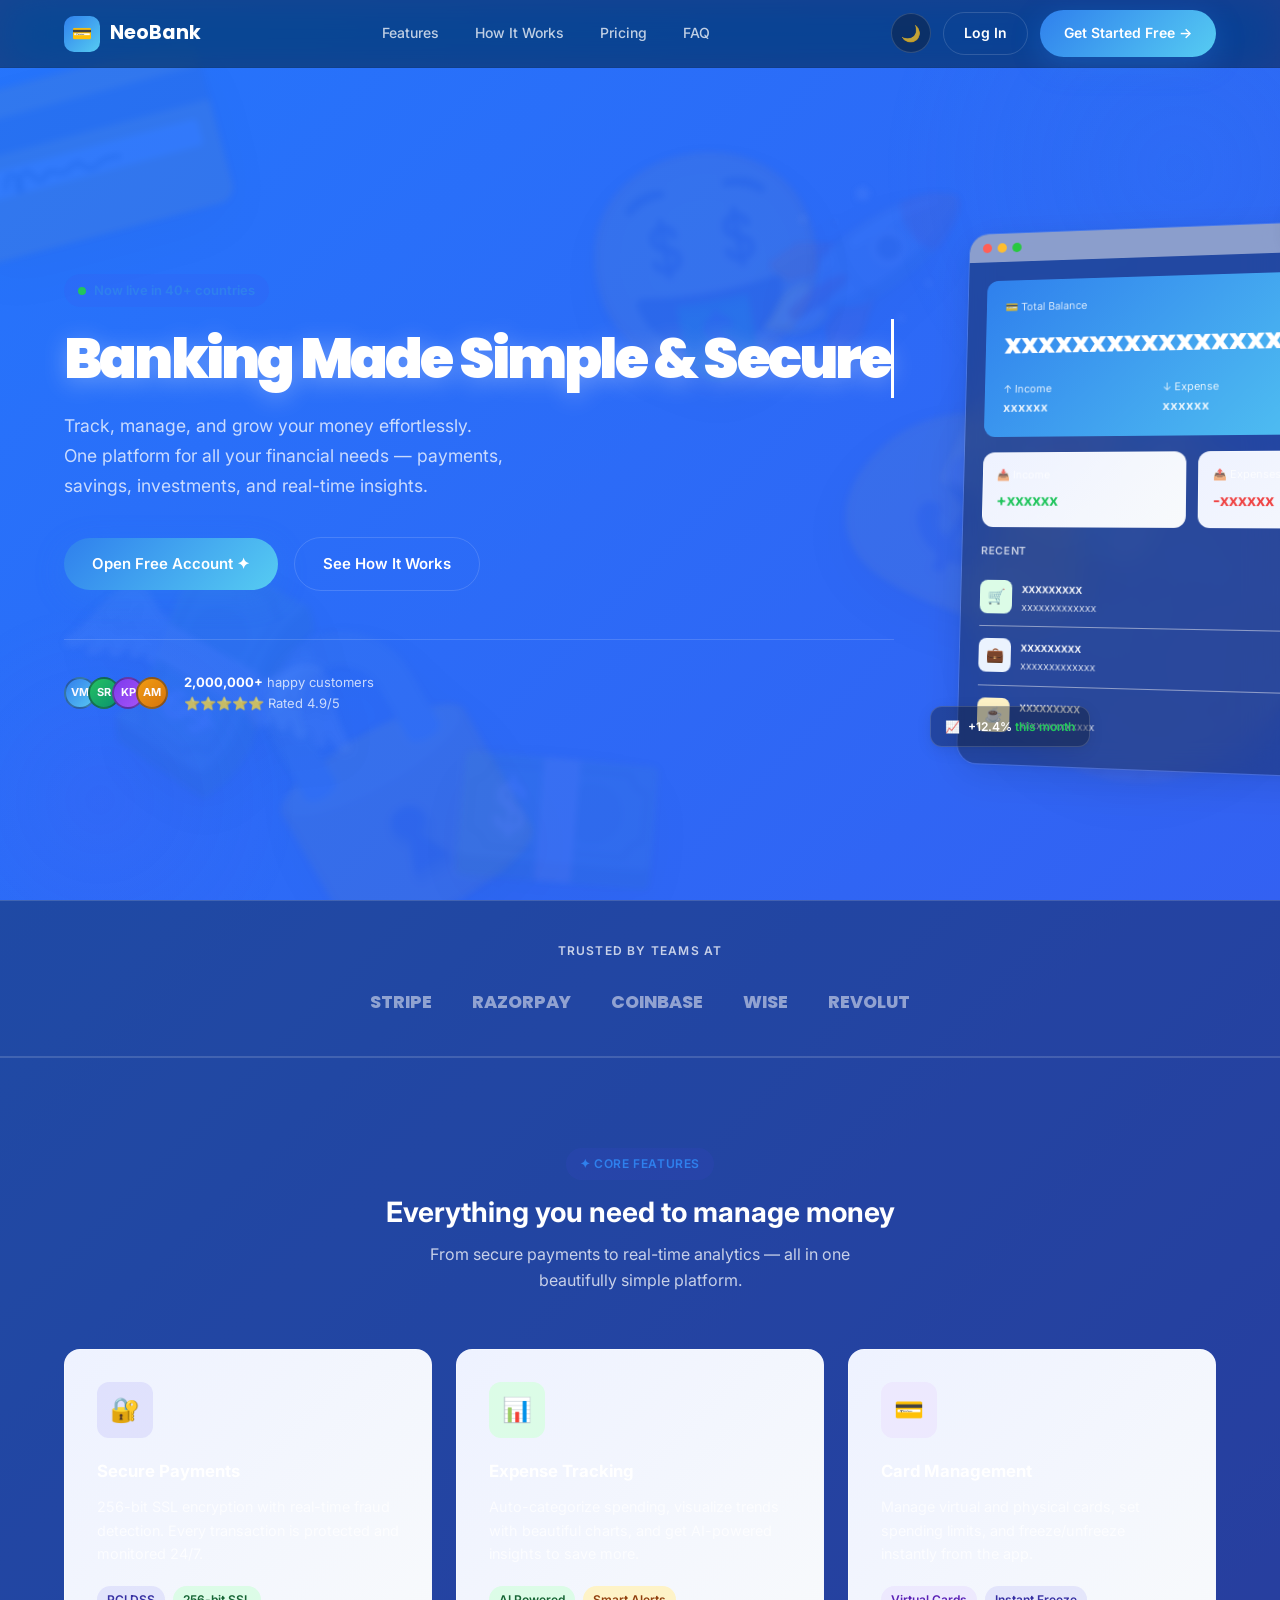
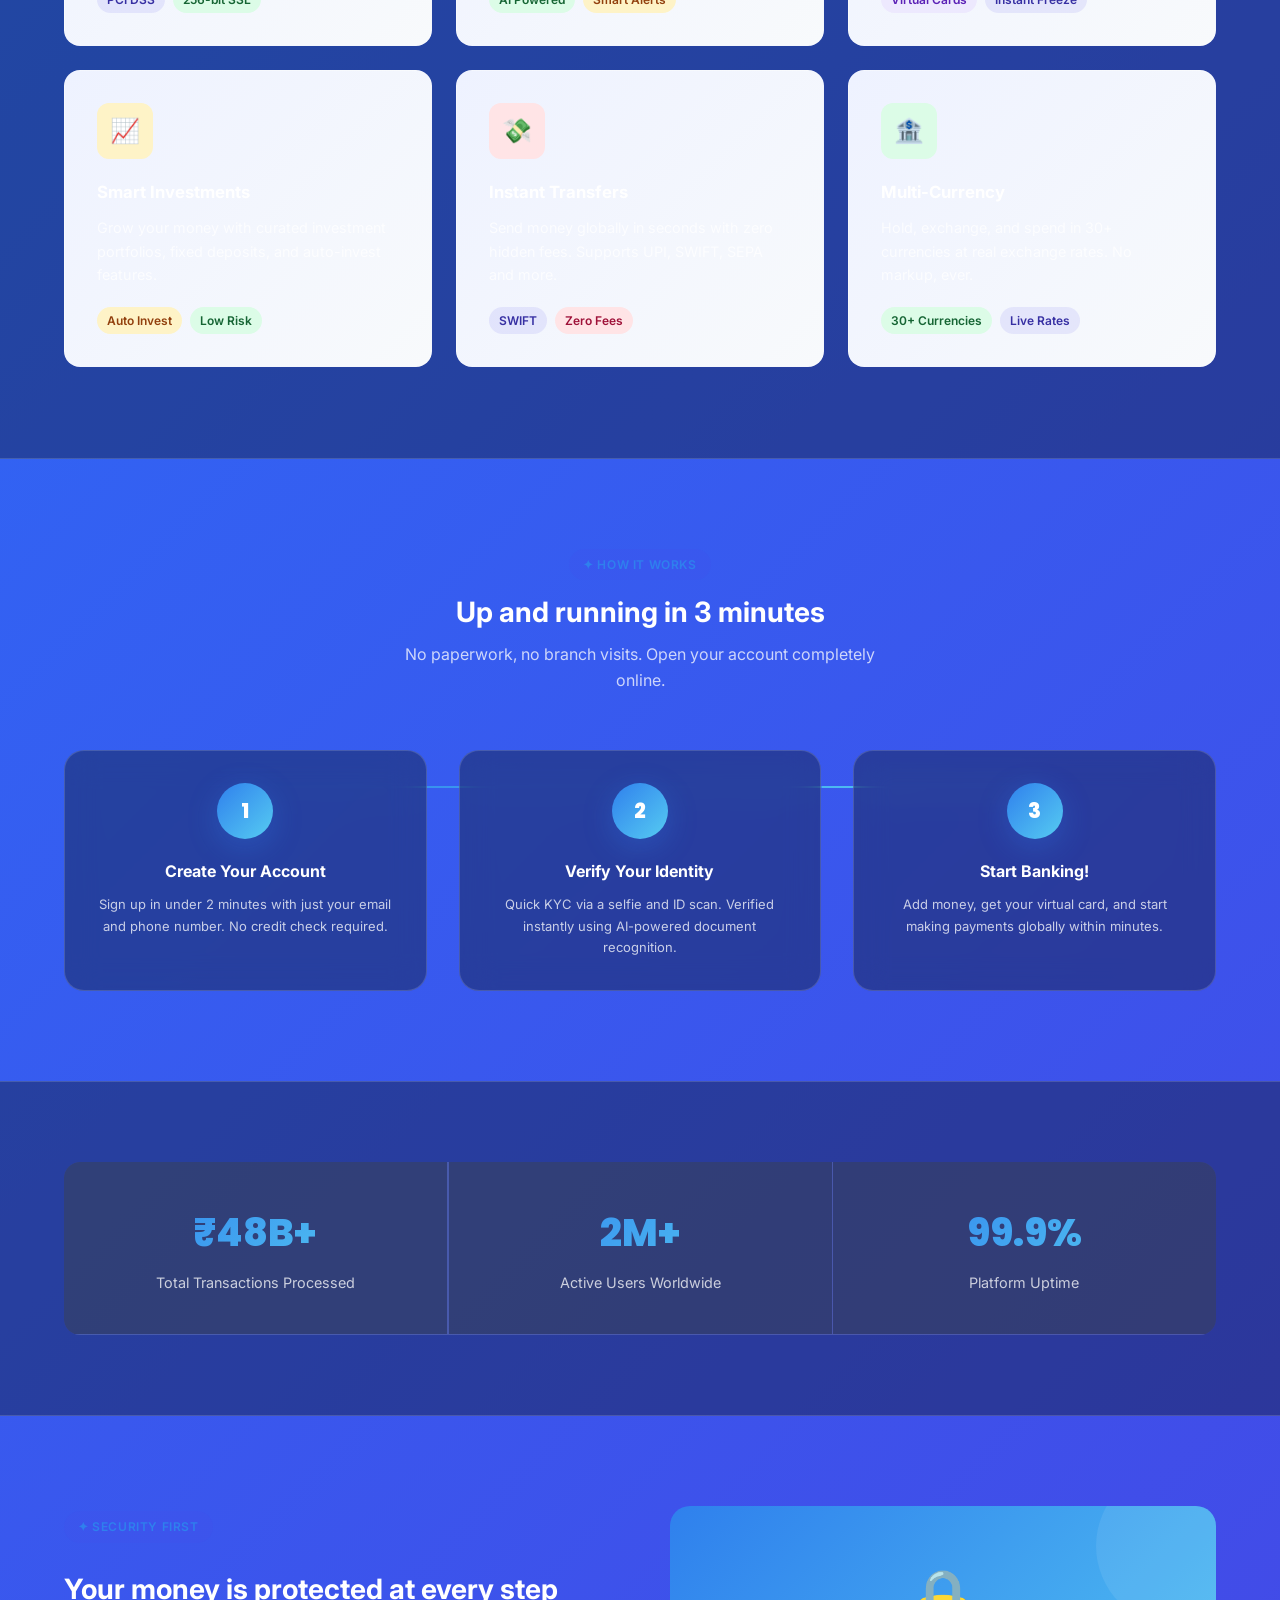
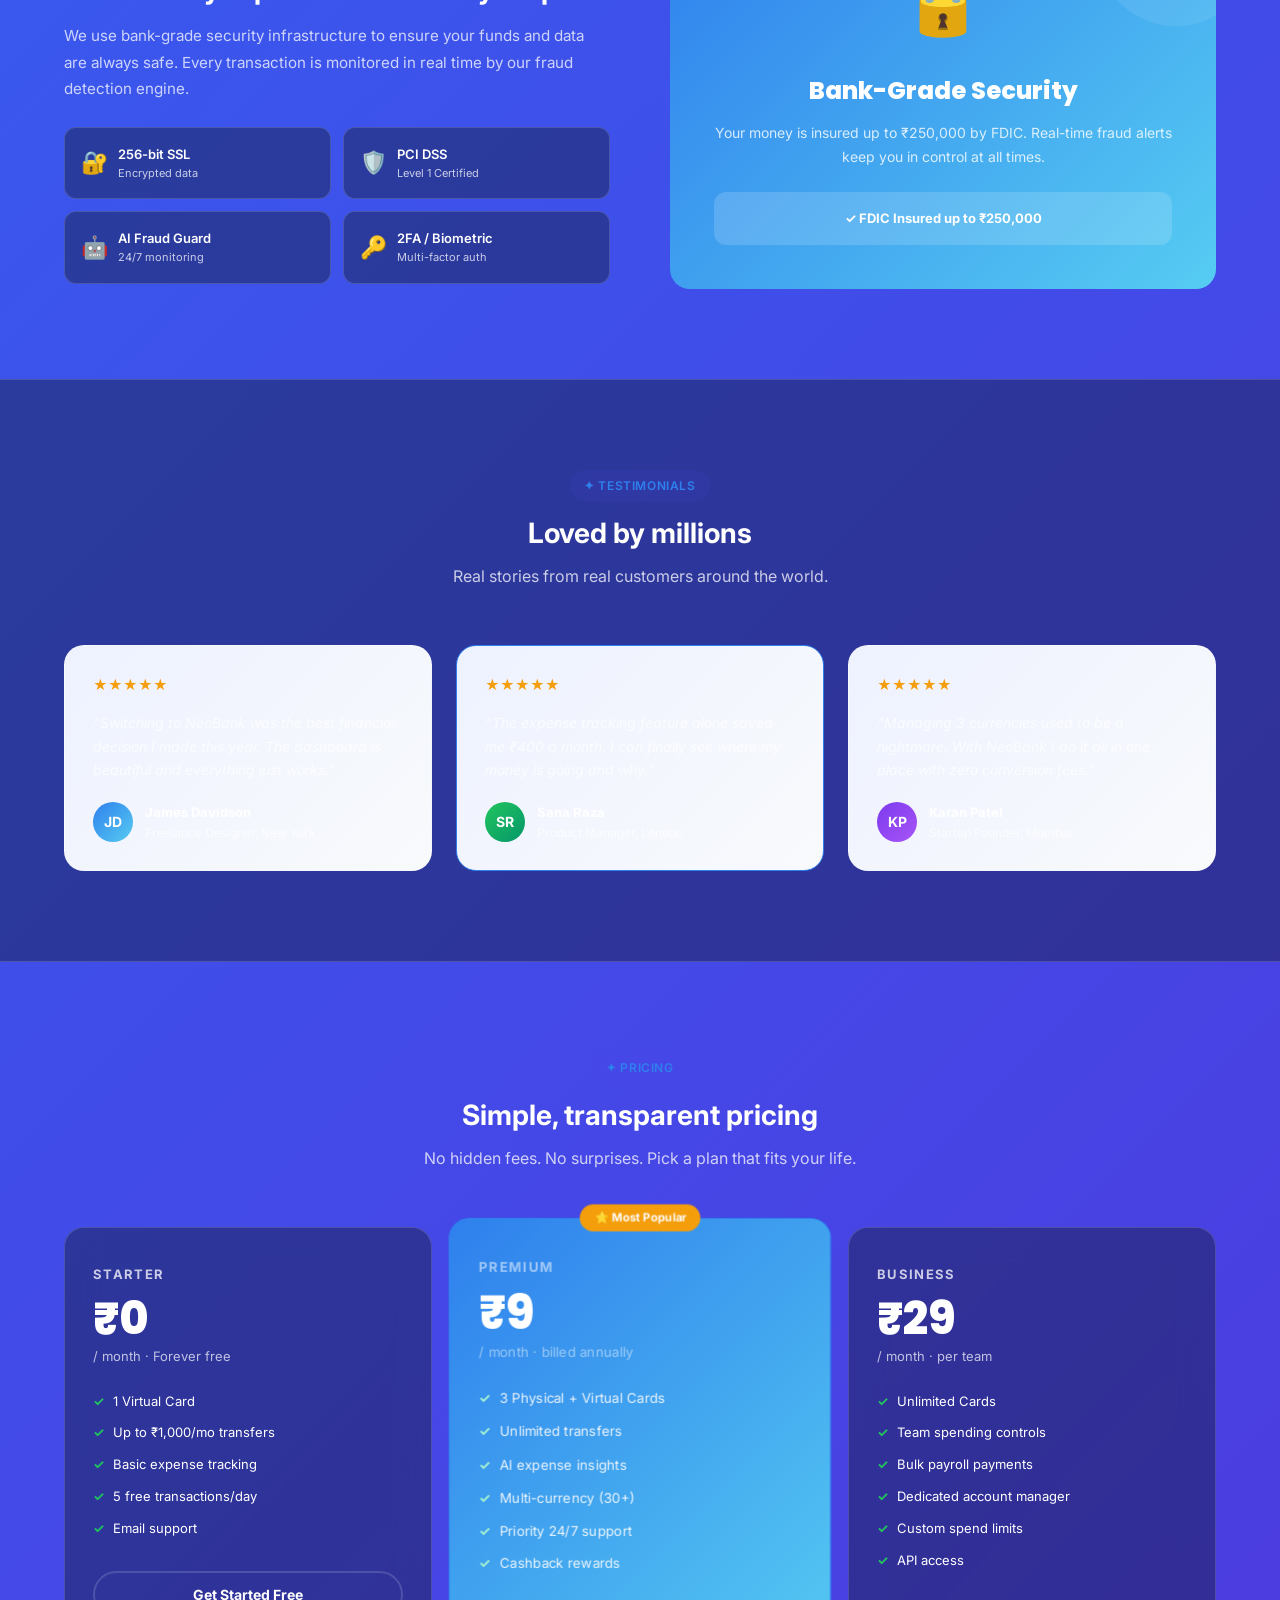
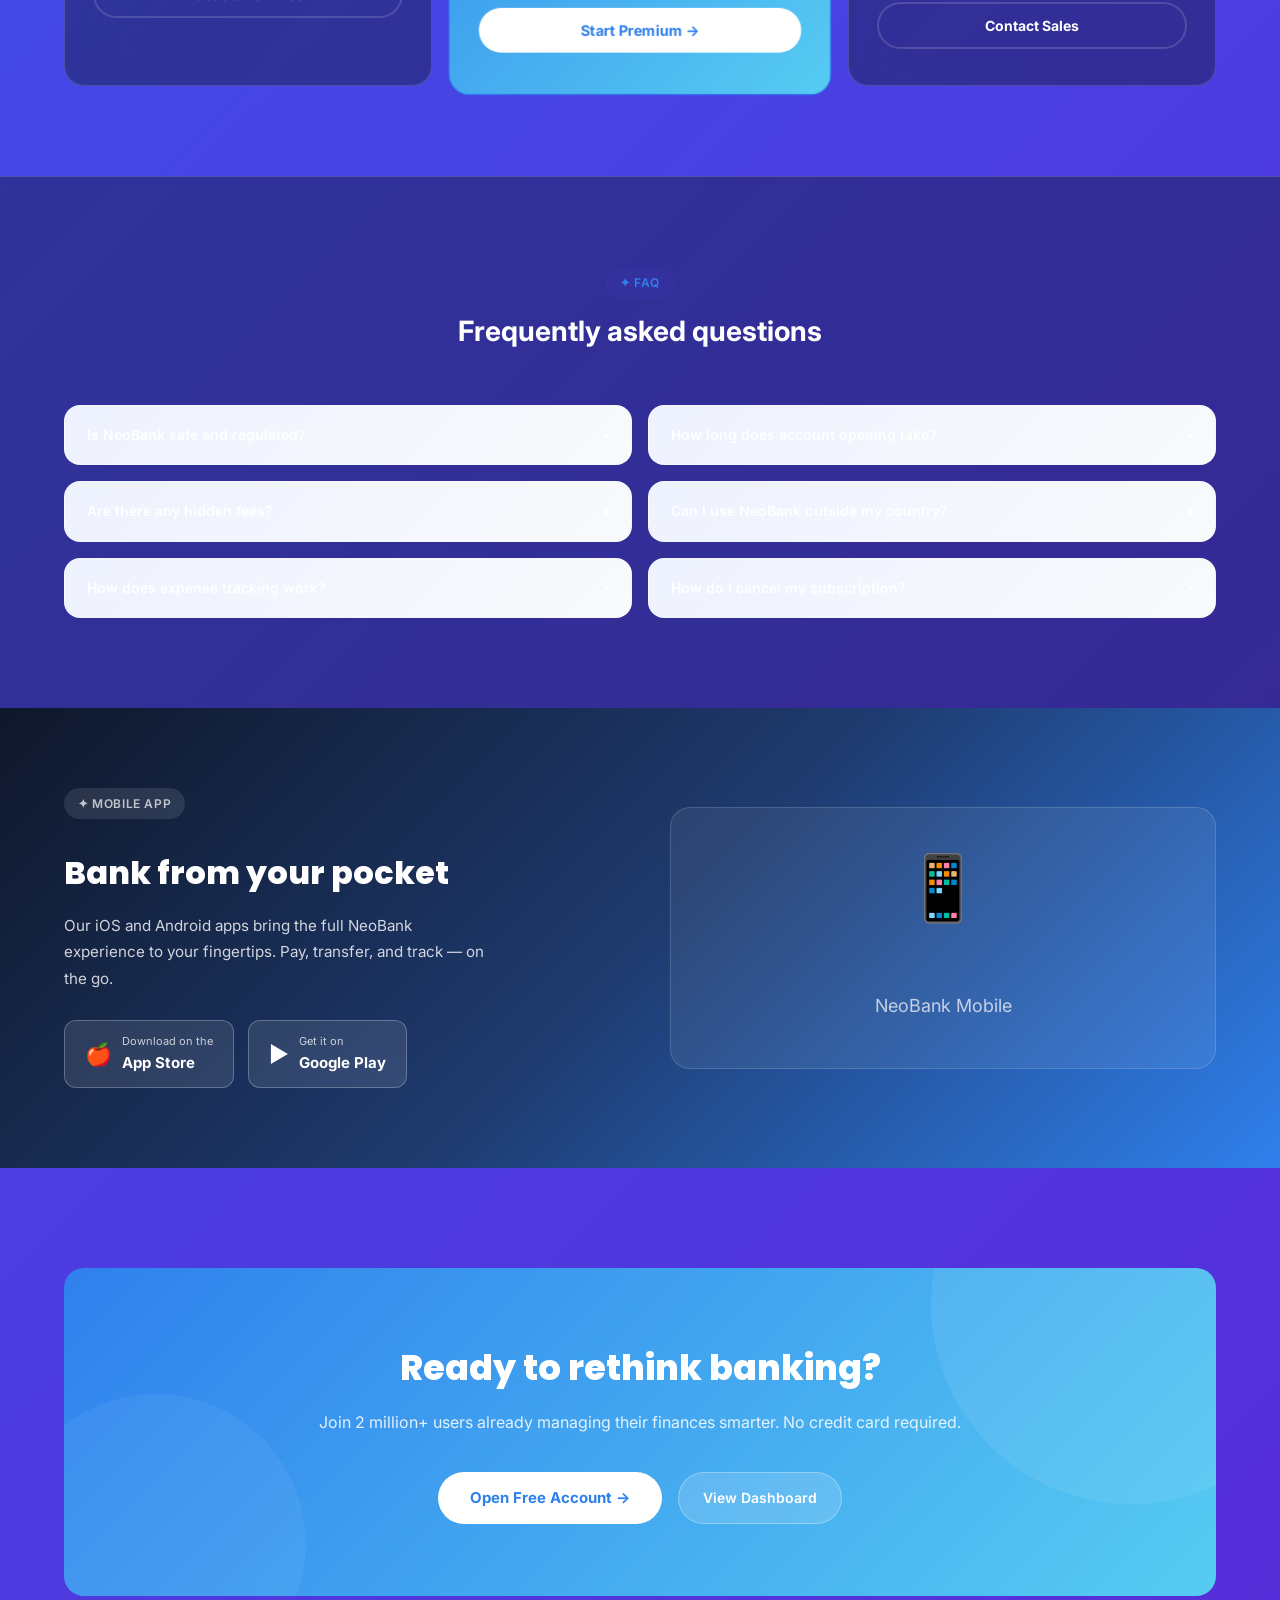
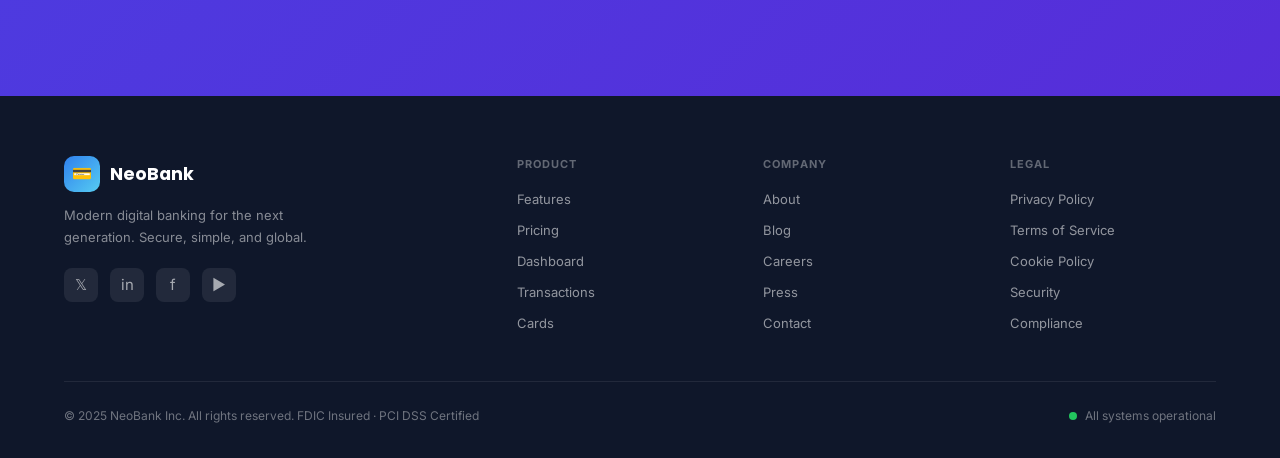
<file: index.html>
<!DOCTYPE html>
<html lang="en" data-theme="light">
<head>
  <meta charset="UTF-8"/>
  <meta name="viewport" content="width=device-width, initial-scale=1.0"/>
  <title>NeoBank – Banking Made Simple & Secure</title>
  <meta name="description" content="NeoBank is your modern digital banking platform. Track, manage, and grow your money effortlessly with bank-grade security."/>
  <link rel="stylesheet" href="style.css"/>
  <style>
    /* ===== LANDING-SPECIFIC EXTRAS ===== */

    /* How It Works */
    .how-section { padding: 90px 0; }
    .steps-grid {
      display: grid; grid-template-columns: repeat(3,1fr); gap: 32px;
      position: relative;
    }
    .steps-grid::before {
      content:''; position:absolute; top:36px; left:15%; right:15%;
      height:2px; background: linear-gradient(90deg,var(--primary),var(--purple));
      z-index:0;
    }
    .step-card {
      background:var(--bg-card); border:1.5px solid var(--border);
      border-radius:var(--radius-xl); padding:32px 28px; text-align:center;
      position:relative; z-index:1; transition:var(--transition);
    }
    .step-card:hover { transform:translateY(-6px); box-shadow:var(--shadow-lg); border-color:var(--primary); }
    .step-num {
      width:56px; height:56px; border-radius:50%;
      background:var(--gradient); color:#fff;
      font-family:'Poppins',sans-serif; font-size:1.3rem; font-weight:800;
      display:flex; align-items:center; justify-content:center;
      margin:0 auto 20px; box-shadow:var(--shadow-blue);
    }
    .step-title { font-size:1rem; font-weight:700; margin-bottom:10px; }
    .step-desc  { font-size:13px; color:var(--text-muted); line-height:1.65; }

    /* Testimonials */
    .testimonials { padding:90px 0; background:var(--bg-card); border-top:1px solid var(--border); border-bottom:1px solid var(--border); }
    .testi-grid { display:grid; grid-template-columns:repeat(3,1fr); gap:24px; }
    .testi-card {
      background:var(--bg); border:1.5px solid var(--border); border-radius:var(--radius-xl);
      padding:28px; transition:var(--transition);
    }
    .testi-card:hover { transform:translateY(-4px); box-shadow:var(--shadow-md); border-color:var(--primary); }
    .testi-stars { color:#F59E0B; font-size:14px; margin-bottom:14px; }
    .testi-quote { font-size:14px; line-height:1.7; color:var(--text-muted); margin-bottom:20px; font-style:italic; }
    .testi-author { display:flex; align-items:center; gap:12px; }
    .testi-name  { font-size:13px; font-weight:700; }
    .testi-role  { font-size:12px; color:var(--text-muted); }

    /* Pricing */
    .pricing-section { padding:90px 0; }
    .pricing-grid { display:grid; grid-template-columns:repeat(3,1fr); gap:24px; margin-top:48px; }
    .pricing-card {
      background:var(--bg-card); border:1.5px solid var(--border);
      border-radius:var(--radius-xl); padding:36px 28px;
      transition:var(--transition); position:relative;
    }
    .pricing-card:hover { transform:translateY(-4px); box-shadow:var(--shadow-lg); }
    .pricing-card.popular {
      border-color:var(--primary); background:var(--gradient);
      color:#fff; transform:scale(1.04);
    }
    .pricing-card.popular:hover { transform:scale(1.06) translateY(-4px); }
    .popular-tag {
      position:absolute; top:-14px; left:50%; transform:translateX(-50%);
      background:#F59E0B; color:#fff; font-size:11px; font-weight:700;
      padding:4px 14px; border-radius:99px; white-space:nowrap;
    }
    .plan-name  { font-size:13px; font-weight:700; text-transform:uppercase; letter-spacing:.1em; opacity:.75; margin-bottom:12px; }
    .plan-price {
      font-family:'Poppins',sans-serif; font-size:2.8rem; font-weight:800;
      line-height:1; margin-bottom:4px;
    }
    .plan-period { font-size:13px; opacity:.7; margin-bottom:24px; }
    .plan-features { list-style:none; margin-bottom:32px; display:flex; flex-direction:column; gap:11px; }
    .plan-features li { font-size:13px; display:flex; align-items:center; gap:9px; }
    .plan-features li::before { content:'✓'; font-weight:700; color:var(--green); }
    .pricing-card.popular .plan-features li::before { color:#A7F3D0; }
    .pricing-card.popular .plan-features li { color:rgba(255,255,255,.9); }
    .plan-btn { width:100%; padding:13px; border-radius:var(--radius-full); font-size:14px; font-weight:700; transition:var(--transition); }
    .plan-btn-outline { border:2px solid var(--border); color:var(--text); background:transparent; }
    .plan-btn-outline:hover { border-color:var(--primary); color:var(--primary); background:var(--primary-light); }
    .plan-btn-white { background:#fff; color:var(--primary); border:none; }
    .plan-btn-white:hover { background:#f0f7ff; transform:translateY(-1px); }

    /* FAQ */
    .faq-section { padding:90px 0; background:var(--bg-card); border-top:1px solid var(--border); }
    .faq-grid { display:grid; grid-template-columns:1fr 1fr; gap:16px; margin-top:48px; }
    .faq-item {
      background:var(--bg); border:1.5px solid var(--border);
      border-radius:var(--radius-lg); overflow:hidden; transition:var(--transition);
    }
    .faq-item:hover { border-color:var(--primary); }
    .faq-question {
      padding:18px 22px; font-size:14px; font-weight:600;
      display:flex; justify-content:space-between; align-items:center;
      cursor:pointer; user-select:none;
    }
    .faq-arrow { transition:transform .3s; font-size:12px; color:var(--text-muted); }
    .faq-answer { padding:0 22px; font-size:13px; color:var(--text-muted); line-height:1.7; max-height:0; overflow:hidden; transition:max-height .35s ease, padding .35s ease; }
    .faq-item.open .faq-answer { max-height:200px; padding:0 22px 18px; }
    .faq-item.open .faq-arrow { transform:rotate(180deg); color:var(--primary); }
    .faq-item.open .faq-question { color:var(--primary); }
    .faq-item.open { border-color:var(--primary); background:var(--primary-light); }

    /* Security section */
    .security-section { padding:90px 0; }
    .security-grid { display:grid; grid-template-columns:1fr 1fr; gap:60px; align-items:center; }
    .security-badges { display:grid; grid-template-columns:1fr 1fr; gap:12px; margin-top:24px; }
    .sec-badge {
      background:var(--bg-card); border:1.5px solid var(--border);
      border-radius:var(--radius-md); padding:16px; display:flex;
      align-items:center; gap:10px; transition:var(--transition);
    }
    .sec-badge:hover { border-color:var(--primary); box-shadow:var(--shadow-md); }
    .sec-badge-icon { font-size:22px; }
    .sec-badge-text { font-size:13px; font-weight:600; }
    .sec-badge-sub  { font-size:11px; color:var(--text-muted); }

    /* App download banner */
    .app-section {
      padding:80px 0;
      background:linear-gradient(135deg,#0F172A 0%,#1e3a6e 50%,#2F80ED 100%);
      color:#fff;
    }
    .app-inner { display:grid; grid-template-columns:1fr 1fr; gap:60px; align-items:center; }
    .app-store-btns { display:flex; gap:14px; margin-top:28px; flex-wrap:wrap; }
    .app-store-btn {
      display:flex; align-items:center; gap:10px;
      background:rgba(255,255,255,.1); border:1.5px solid rgba(255,255,255,.25);
      border-radius:var(--radius-md); padding:12px 20px;
      color:#fff; transition:var(--transition); cursor:pointer;
    }
    .app-store-btn:hover { background:rgba(255,255,255,.2); transform:translateY(-2px); }
    .app-store-btn-icon { font-size:22px; }
    .app-store-btn-text { font-size:11px; opacity:.75; }
    .app-store-btn-name { font-size:15px; font-weight:700; display:block; }
    .app-phone-mock {
      background:rgba(255,255,255,.07); border:1px solid rgba(255,255,255,.15);
      border-radius:var(--radius-xl); padding:28px; text-align:center;
      font-size:64px;
    }

    /* Footer */
    .footer {
      background:var(--bg-sidebar); padding:60px 0 32px;
    }
    .footer-grid { display:grid; grid-template-columns:2fr 1fr 1fr 1fr; gap:40px; margin-bottom:48px; }
    .footer-brand-desc { font-size:13px; color:rgba(255,255,255,.5); line-height:1.7; margin-top:12px; max-width:260px; }
    .footer-col-title { font-size:11px; text-transform:uppercase; letter-spacing:.1em; color:rgba(255,255,255,.35); font-weight:700; margin-bottom:16px; }
    .footer-links { display:flex; flex-direction:column; gap:10px; }
    .footer-link { font-size:13px; color:rgba(255,255,255,.55); transition:var(--transition); }
    .footer-link:hover { color:#fff; }
    .footer-bottom {
      display:flex; justify-content:space-between; align-items:center;
      padding-top:24px; border-top:1px solid rgba(255,255,255,.08);
      font-size:12px; color:rgba(255,255,255,.4); flex-wrap:wrap; gap:12px;
    }
    .footer-socials { display:flex; gap:12px; }
    .social-btn {
      width:34px; height:34px; border-radius:var(--radius-sm);
      background:rgba(255,255,255,.08); color:rgba(255,255,255,.6);
      display:flex; align-items:center; justify-content:center; font-size:15px;
      transition:var(--transition); cursor:pointer;
    }
    .social-btn:hover { background:rgba(255,255,255,.18); color:#fff; }
  </style>
</head>
<body>

  <!-- Background Enhancements -->
  <div class="bg-stickers">
    <div class="sticker sticker-1">💳</div>
    <div class="sticker sticker-2">🪙</div>
    <div class="sticker sticker-3">📊</div>
    <div class="sticker sticker-4">🔒</div>
    <div class="sticker sticker-5">🚀</div>
    <div class="sticker sticker-6">💸</div>
    <div class="sticker sticker-7">💰</div>
    <div class="sticker sticker-8">💵</div>
    <div class="sticker sticker-9">🤑</div>
  </div>


<!-- ===== NAVBAR ===== -->
<nav class="navbar" id="navbar">
  <div class="container navbar-inner">
    <a href="index.html" class="navbar-logo">
      <div class="logo-icon">💳</div>
      <div>NeoBank</div>
    </a>
    <div class="navbar-links">
      <a href="#features"     class="navbar-link">Features</a>
      <a href="#how-it-works" class="navbar-link">How It Works</a>
      <a href="#pricing"      class="navbar-link">Pricing</a>
      <a href="#faq"          class="navbar-link">FAQ</a>
    </div>
    <div class="navbar-actions">
      <button class="theme-toggle" id="themeToggle" aria-label="Toggle dark mode">🌙</button>
      <a href="login.html" class="btn btn-outline" style="border-radius:var(--radius-full);font-size:14px;padding:9px 20px;">Log In</a>
      <a href="dashboard.html" class="btn btn-primary btn-glow">Get Started Free →</a>
    </div>
  </div>
</nav>

<main class="landing-main">

  <!-- ===== HERO ===== -->
  <section class="hero">
    <div class="container">
      <div class="hero-grid">
        <div class="hero-content animate-in">
          <div class="hero-eyebrow"><span class="live-dot"></span>Now live in 40+ countries</div>
          <h1 class="hero-title heading-xl" style="color: #FFFFFF; font-weight: 900; letter-spacing: -0.05em; text-shadow: 0 4px 24px rgba(255, 255, 255, 0.3);"><span class="typing">Banking Made Simple &amp; Secure</span></h1>
          <p class="hero-sub">Track, manage, and grow your money effortlessly. One platform for all your financial needs — payments, savings, investments, and real-time insights.</p>
          <div class="hero-actions">
            <a href="dashboard.html" class="btn btn-primary btn-glow" style="font-size:15px;padding:14px 28px;">Open Free Account ✦</a>
            <a href="#how-it-works" class="btn btn-outline" style="font-size:15px;padding:14px 28px;">See How It Works</a>
          </div>
          <div class="hero-trust">
            <div class="hero-trust-avatars">
              <div class="avatar">VM</div>
              <div class="avatar" style="background:linear-gradient(135deg,#22C55E,#059669)">SR</div>
              <div class="avatar" style="background:linear-gradient(135deg,#7C3AED,#A855F7)">KP</div>
              <div class="avatar" style="background:linear-gradient(135deg,#F59E0B,#D97706)">AM</div>
            </div>
            <div class="hero-trust-text">
              <strong>2,000,000+</strong> happy customers<br>⭐⭐⭐⭐⭐ Rated 4.9/5
            </div>
          </div>
        </div>

        <div class="hero-mockup animate-in-delay-1">
          <div class="mockup-window floating-card">
            <div class="mockup-topbar">
              <div class="mockup-dot" style="background:#FF5F57"></div>
              <div class="mockup-dot" style="background:#FFBD2E"></div>
              <div class="mockup-dot" style="background:#28C840"></div>
            </div>
            <div class="mockup-body">
              <div class="mini-balance-card">
                <div class="mini-balance-label">💳 Total Balance</div>
                <div class="mini-balance-amount">xxxxxxxxxxxxxxxxxxxxxx</div>
                <div class="mini-balance-row">
                  <div class="mini-balance-stat">↑ Income<br><strong>xxxxxx</strong></div>
                  <div class="mini-balance-stat">↓ Expense<br><strong>xxxxxx</strong></div>
                  <div class="mini-balance-stat">📈 Growth<br><strong>xxxx</strong></div>
                </div>
              </div>
              <div class="mini-stats">
                <div class="mini-stat-card"><div class="mini-stat-label">📥 Income</div><div class="mini-stat-value green">+xxxxxx</div></div>
                <div class="mini-stat-card"><div class="mini-stat-label">📤 Expenses</div><div class="mini-stat-value red">-xxxxxx</div></div>
              </div>
              <div style="font-size:11px;font-weight:600;color:var(--text-muted);margin-bottom:8px;text-transform:uppercase;letter-spacing:.06em">Recent</div>
              <div class="mini-txn">
                <div class="mini-txn-left"><div class="mini-txn-icon" style="background:#DCFCE7">🛒</div><div><div class="mini-txn-name">xxxxxxxxx</div><div class="mini-txn-date">xxxxxxxxxxxxx</div></div></div>
                <div class="mini-txn-amount" style="color:var(--red)">-xxxxx</div>
              </div>
              <div class="mini-txn">
                <div class="mini-txn-left"><div class="mini-txn-icon" style="background:#EBF3FE">💼</div><div><div class="mini-txn-name">xxxxxxxxx</div><div class="mini-txn-date">xxxxxxxxxxxxx</div></div></div>
                <div class="mini-txn-amount" style="color:var(--green)">+xxxxxx</div>
              </div>
              <div class="mini-txn">
                <div class="mini-txn-left"><div class="mini-txn-icon" style="background:#FEF3C7">☕</div><div><div class="mini-txn-name">xxxxxxxxx</div><div class="mini-txn-date">xxxxxxxxxxxxx</div></div></div>
                <div class="mini-txn-amount" style="color:var(--red)">-xxxxx</div>
              </div>
            </div>
          </div>
          <div style="position:absolute;top:-16px;right:-20px;background:var(--bg-card);border-radius:12px;padding:10px 14px;box-shadow:var(--shadow-md);border:1px solid var(--border);font-size:12px;font-weight:600;display:flex;align-items:center;gap:8px;animation:fadeInUp .5s .4s ease both;opacity:0">🔒 <span style="color:var(--green)">Bank-grade Secure</span></div>
          <div style="position:absolute;bottom:20px;left:-24px;background:var(--bg-card);border-radius:12px;padding:10px 14px;box-shadow:var(--shadow-md);border:1px solid var(--border);font-size:12px;font-weight:600;display:flex;align-items:center;gap:8px;animation:fadeInUp .5s .6s ease both;opacity:0">📈 <span>+12.4% <span style="color:var(--green)">this month</span></span></div>
        </div>
      </div>
    </div>
  </section>

  <!-- ===== LOGOS / TRUSTED BY ===== -->
  <section style="padding:40px 0;border-top:1px solid var(--border);border-bottom:1px solid var(--border);background:var(--bg-card)">
    <div class="container">
      <p style="text-align:center;font-size:12px;text-transform:uppercase;letter-spacing:.1em;color:var(--text-muted);font-weight:600;margin-bottom:28px">Trusted by teams at</p>
      <div style="display:flex;justify-content:center;align-items:center;gap:40px;flex-wrap:wrap;opacity:.5">
        <div style="font-family:'Poppins',sans-serif;font-weight:800;font-size:1.1rem">STRIPE</div>
        <div style="font-family:'Poppins',sans-serif;font-weight:800;font-size:1.1rem">RAZORPAY</div>
        <div style="font-family:'Poppins',sans-serif;font-weight:800;font-size:1.1rem">COINBASE</div>
        <div style="font-family:'Poppins',sans-serif;font-weight:800;font-size:1.1rem">WISE</div>
        <div style="font-family:'Poppins',sans-serif;font-weight:800;font-size:1.1rem">REVOLUT</div>
      </div>
    </div>
  </section>

  <!-- ===== FEATURES ===== -->
  <section class="features" id="features">
    <div class="container">
      <div class="section-header">
        <div class="section-tag">✦ Core Features</div>
        <h2 class="heading-lg section-title">Everything you need to manage money</h2>
        <p class="section-sub">From secure payments to real-time analytics — all in one beautifully simple platform.</p>
      </div>
      <div class="features-grid">
        <div class="feature-card fade-in-up">
          <div class="feature-icon" style="background:var(--primary-light)">🔐</div>
          <h3 class="feature-title">Secure Payments</h3>
          <p class="feature-desc">256-bit SSL encryption with real-time fraud detection. Every transaction is protected and monitored 24/7.</p>
          <div style="margin-top:20px;display:flex;gap:8px"><span class="badge badge-blue">PCI DSS</span><span class="badge badge-green">256-bit SSL</span></div>
        </div>
        <div class="feature-card fade-in-up">
          <div class="feature-icon" style="background:#DCFCE7">📊</div>
          <h3 class="feature-title">Expense Tracking</h3>
          <p class="feature-desc">Auto-categorize spending, visualize trends with beautiful charts, and get AI-powered insights to save more.</p>
          <div style="margin-top:20px;display:flex;gap:8px"><span class="badge badge-green">AI Powered</span><span class="badge" style="background:#FEF3C7;color:#92400E">Smart Alerts</span></div>
        </div>
        <div class="feature-card fade-in-up">
          <div class="feature-icon" style="background:#EDE9FE">💳</div>
          <h3 class="feature-title">Card Management</h3>
          <p class="feature-desc">Manage virtual and physical cards, set spending limits, and freeze/unfreeze instantly from the app.</p>
          <div style="margin-top:20px;display:flex;gap:8px"><span class="badge" style="background:#EDE9FE;color:#5B21B6">Virtual Cards</span><span class="badge badge-blue">Instant Freeze</span></div>
        </div>
        <div class="feature-card fade-in-up">
          <div class="feature-icon" style="background:#FEF3C7">📈</div>
          <h3 class="feature-title">Smart Investments</h3>
          <p class="feature-desc">Grow your money with curated investment portfolios, fixed deposits, and auto-invest features.</p>
          <div style="margin-top:20px;display:flex;gap:8px"><span class="badge" style="background:#FEF3C7;color:#92400E">Auto Invest</span><span class="badge badge-green">Low Risk</span></div>
        </div>
        <div class="feature-card fade-in-up">
          <div class="feature-icon" style="background:#FFE4E6">💸</div>
          <h3 class="feature-title">Instant Transfers</h3>
          <p class="feature-desc">Send money globally in seconds with zero hidden fees. Supports UPI, SWIFT, SEPA and more.</p>
          <div style="margin-top:20px;display:flex;gap:8px"><span class="badge badge-blue">SWIFT</span><span class="badge" style="background:#FFE4E6;color:#9F1239">Zero Fees</span></div>
        </div>
        <div class="feature-card fade-in-up">
          <div class="feature-icon" style="background:#DCFCE7">🏦</div>
          <h3 class="feature-title">Multi-Currency</h3>
          <p class="feature-desc">Hold, exchange, and spend in 30+ currencies at real exchange rates. No markup, ever.</p>
          <div style="margin-top:20px;display:flex;gap:8px"><span class="badge badge-green">30+ Currencies</span><span class="badge badge-blue">Live Rates</span></div>
        </div>
      </div>
    </div>
  </section>

  <!-- ===== HOW IT WORKS ===== -->
  <section class="how-section" id="how-it-works">
    <div class="container">
      <div class="section-header">
        <div class="section-tag">✦ How It Works</div>
        <h2 class="heading-lg section-title">Up and running in 3 minutes</h2>
        <p class="section-sub">No paperwork, no branch visits. Open your account completely online.</p>
      </div>
      <div class="steps-grid">
        <div class="step-card">
          <div class="step-num">1</div>
          <div class="step-title">Create Your Account</div>
          <p class="step-desc">Sign up in under 2 minutes with just your email and phone number. No credit check required.</p>
        </div>
        <div class="step-card">
          <div class="step-num">2</div>
          <div class="step-title">Verify Your Identity</div>
          <p class="step-desc">Quick KYC via a selfie and ID scan. Verified instantly using AI-powered document recognition.</p>
        </div>
        <div class="step-card">
          <div class="step-num">3</div>
          <div class="step-title">Start Banking!</div>
          <p class="step-desc">Add money, get your virtual card, and start making payments globally within minutes.</p>
        </div>
      </div>
    </div>
  </section>

  <!-- ===== STATS ===== -->
  <section class="stats-section" id="stats" style="background:var(--bg-card);padding:80px 0;border-top:1px solid var(--border);border-bottom:1px solid var(--border)">
    <div class="container">
      <div class="stats-grid">
        <div class="stat-item fade-in-up"><div class="stat-value gradient-text">₹48B+</div><div class="stat-label">Total Transactions Processed</div></div>
        <div class="stat-item fade-in-up"><div class="stat-value gradient-text">2M+</div><div class="stat-label">Active Users Worldwide</div></div>
        <div class="stat-item fade-in-up"><div class="stat-value gradient-text">99.9%</div><div class="stat-label">Platform Uptime</div></div>
      </div>
    </div>
  </section>

  <!-- ===== SECURITY ===== -->
  <section class="security-section">
    <div class="container">
      <div class="security-grid">
        <div>
          <div class="section-tag">✦ Security First</div>
          <h2 class="heading-lg" style="margin-top:14px;margin-bottom:16px">Your money is protected at every step</h2>
          <p style="color:var(--text-muted);font-size:.95rem;line-height:1.75;margin-bottom:8px">We use bank-grade security infrastructure to ensure your funds and data are always safe. Every transaction is monitored in real time by our fraud detection engine.</p>
          <div class="security-badges">
            <div class="sec-badge"><div class="sec-badge-icon">🔐</div><div><div class="sec-badge-text">256-bit SSL</div><div class="sec-badge-sub">Encrypted data</div></div></div>
            <div class="sec-badge"><div class="sec-badge-icon">🛡️</div><div><div class="sec-badge-text">PCI DSS</div><div class="sec-badge-sub">Level 1 Certified</div></div></div>
            <div class="sec-badge"><div class="sec-badge-icon">🤖</div><div><div class="sec-badge-text">AI Fraud Guard</div><div class="sec-badge-sub">24/7 monitoring</div></div></div>
            <div class="sec-badge"><div class="sec-badge-icon">🔑</div><div><div class="sec-badge-text">2FA / Biometric</div><div class="sec-badge-sub">Multi-factor auth</div></div></div>
          </div>
        </div>
        <div style="background:var(--gradient);border-radius:var(--radius-xl);padding:44px;color:#fff;text-align:center;position:relative;overflow:hidden">
          <div style="position:absolute;top:-40px;right:-40px;width:160px;height:160px;background:rgba(255,255,255,.08);border-radius:50%"></div>
          <div style="font-size:64px;margin-bottom:20px">🔒</div>
          <div style="font-family:'Poppins',sans-serif;font-size:1.5rem;font-weight:800;margin-bottom:10px">Bank-Grade Security</div>
          <p style="opacity:.8;font-size:14px;line-height:1.7">Your money is insured up to ₹250,000 by FDIC. Real-time fraud alerts keep you in control at all times.</p>
          <div style="margin-top:24px;background:rgba(255,255,255,.15);border-radius:var(--radius-md);padding:16px;font-size:13px">
            <strong>✓ FDIC Insured up to ₹250,000</strong>
          </div>
        </div>
      </div>
    </div>
  </section>

  <!-- ===== TESTIMONIALS ===== -->
  <section class="testimonials">
    <div class="container">
      <div class="section-header">
        <div class="section-tag">✦ Testimonials</div>
        <h2 class="heading-lg section-title">Loved by millions</h2>
        <p class="section-sub">Real stories from real customers around the world.</p>
      </div>
      <div class="testi-grid">
        <div class="testi-card">
          <div class="testi-stars">★★★★★</div>
          <p class="testi-quote">"Switching to NeoBank was the best financial decision I made this year. The dashboard is beautiful and everything just works."</p>
          <div class="testi-author">
            <div class="avatar" style="width:40px;height:40px">JD</div>
            <div><div class="testi-name">James Davidson</div><div class="testi-role">Freelance Designer, New York</div></div>
          </div>
        </div>
        <div class="testi-card" style="border-color:var(--primary)">
          <div class="testi-stars">★★★★★</div>
          <p class="testi-quote">"The expense tracking feature alone saved me ₹400 a month. I can finally see where my money is going and why."</p>
          <div class="testi-author">
            <div class="avatar" style="width:40px;height:40px;background:linear-gradient(135deg,#22C55E,#059669)">SR</div>
            <div><div class="testi-name">Sana Raza</div><div class="testi-role">Product Manager, London</div></div>
          </div>
        </div>
        <div class="testi-card">
          <div class="testi-stars">★★★★★</div>
          <p class="testi-quote">"Managing 3 currencies used to be a nightmare. With NeoBank I do it all in one place with zero conversion fees."</p>
          <div class="testi-author">
            <div class="avatar" style="width:40px;height:40px;background:linear-gradient(135deg,#7C3AED,#A855F7)">KP</div>
            <div><div class="testi-name">Karan Patel</div><div class="testi-role">Startup Founder, Mumbai</div></div>
          </div>
        </div>
      </div>
    </div>
  </section>

  <!-- ===== PRICING ===== -->
  <section class="pricing-section" id="pricing">
    <div class="container">
      <div class="section-header">
        <div class="section-tag">✦ Pricing</div>
        <h2 class="heading-lg section-title">Simple, transparent pricing</h2>
        <p class="section-sub">No hidden fees. No surprises. Pick a plan that fits your life.</p>
      </div>
      <div class="pricing-grid">
        <!-- Free -->
        <div class="pricing-card">
          <div class="plan-name">Starter</div>
          <div class="plan-price">₹0</div>
          <div class="plan-period">/ month · Forever free</div>
          <ul class="plan-features">
            <li>1 Virtual Card</li>
            <li>Up to ₹1,000/mo transfers</li>
            <li>Basic expense tracking</li>
            <li>5 free transactions/day</li>
            <li>Email support</li>
          </ul>
          <button class="plan-btn plan-btn-outline" onclick="location.href='dashboard.html'">Get Started Free</button>
        </div>
        <!-- Popular -->
        <div class="pricing-card popular">
          <div class="popular-tag">⭐ Most Popular</div>
          <div class="plan-name" style="color:rgba(255,255,255,.7)">Premium</div>
          <div class="plan-price">₹9</div>
          <div class="plan-period" style="color:rgba(255,255,255,.7)">/ month · billed annually</div>
          <ul class="plan-features">
            <li>3 Physical + Virtual Cards</li>
            <li>Unlimited transfers</li>
            <li>AI expense insights</li>
            <li>Multi-currency (30+)</li>
            <li>Priority 24/7 support</li>
            <li>Cashback rewards</li>
          </ul>
          <button class="plan-btn plan-btn-white" onclick="location.href='dashboard.html'">Start Premium →</button>
        </div>
        <!-- Business -->
        <div class="pricing-card">
          <div class="plan-name">Business</div>
          <div class="plan-price">₹29</div>
          <div class="plan-period">/ month · per team</div>
          <ul class="plan-features">
            <li>Unlimited Cards</li>
            <li>Team spending controls</li>
            <li>Bulk payroll payments</li>
            <li>Dedicated account manager</li>
            <li>Custom spend limits</li>
            <li>API access</li>
          </ul>
          <button class="plan-btn plan-btn-outline" onclick="location.href='dashboard.html'">Contact Sales</button>
        </div>
      </div>
    </div>
  </section>

  <!-- ===== FAQ ===== -->
  <section class="faq-section" id="faq">
    <div class="container">
      <div class="section-header">
        <div class="section-tag">✦ FAQ</div>
        <h2 class="heading-lg section-title">Frequently asked questions</h2>
      </div>
      <div class="faq-grid">
        <div class="faq-item">
          <div class="faq-question">Is NeoBank safe and regulated? <span class="faq-arrow">▾</span></div>
          <div class="faq-answer">Yes. NeoBank is FDIC insured up to ₹250,000, PCI DSS Level 1 certified, and regulated by financial authorities in all operating countries.</div>
        </div>
        <div class="faq-item">
          <div class="faq-question">How long does account opening take? <span class="faq-arrow">▾</span></div>
          <div class="faq-answer">Most accounts are verified and opened within 2–3 minutes through our AI-powered KYC process. No branch visit required.</div>
        </div>
        <div class="faq-item">
          <div class="faq-question">Are there any hidden fees? <span class="faq-arrow">▾</span></div>
          <div class="faq-answer">Never. Our pricing is 100% transparent. What you see is what you pay. International transfers use the real exchange rate with no markup.</div>
        </div>
        <div class="faq-item">
          <div class="faq-question">Can I use NeoBank outside my country? <span class="faq-arrow">▾</span></div>
          <div class="faq-answer">Absolutely! NeoBank works in 40+ countries. You can hold and spend in 30+ currencies with your physical or virtual card anywhere in the world.</div>
        </div>
        <div class="faq-item">
          <div class="faq-question">How does expense tracking work? <span class="faq-arrow">▾</span></div>
          <div class="faq-answer">Every transaction is automatically categorized using AI. You get a real-time breakdown of spending by category, merchant, and time period.</div>
        </div>
        <div class="faq-item">
          <div class="faq-question">How do I cancel my subscription? <span class="faq-arrow">▾</span></div>
          <div class="faq-answer">You can cancel anytime from your account settings with one click. No cancellation fees, no questions asked. Your free account remains active.</div>
        </div>
      </div>
    </div>
  </section>

  <!-- ===== APP DOWNLOAD ===== -->
  <section class="app-section">
    <div class="container">
      <div class="app-inner">
        <div>
          <div class="section-tag" style="color:rgba(255,255,255,.7);background:rgba(255,255,255,.1)">✦ Mobile App</div>
          <h2 style="font-family:'Poppins',sans-serif;font-size:2rem;font-weight:800;margin-top:14px;margin-bottom:14px">Bank from your pocket</h2>
          <p style="opacity:.8;font-size:.95rem;line-height:1.75;max-width:420px">Our iOS and Android apps bring the full NeoBank experience to your fingertips. Pay, transfer, and track — on the go.</p>
          <div class="app-store-btns">
            <div class="app-store-btn">
              <div class="app-store-btn-icon">🍎</div>
              <div><div class="app-store-btn-text">Download on the</div><span class="app-store-btn-name">App Store</span></div>
            </div>
            <div class="app-store-btn">
              <div class="app-store-btn-icon">▶️</div>
              <div><div class="app-store-btn-text">Get it on</div><span class="app-store-btn-name">Google Play</span></div>
            </div>
          </div>
        </div>
        <div class="app-phone-mock">📱<br><span style="font-size:18px;opacity:.7">NeoBank Mobile</span></div>
      </div>
    </div>
  </section>

  <!-- ===== CTA ===== -->
  <section class="cta-section" id="cta">
    <div class="container">
      <div class="cta-box">
        <div class="cta-title" style="position:relative;z-index:1">Ready to rethink banking?</div>
        <p class="cta-sub" style="position:relative;z-index:1">Join 2 million+ users already managing their finances smarter. No credit card required.</p>
        <div style="display:flex;gap:16px;justify-content:center;position:relative;z-index:1;flex-wrap:wrap">
          <a href="dashboard.html" class="btn-white">Open Free Account →</a>
          <a href="dashboard.html" class="btn" style="background:rgba(255,255,255,.15);color:#fff;border:1.5px solid rgba(255,255,255,.3)">View Dashboard</a>
        </div>
      </div>
    </div>
  </section>

</main>

<!-- ===== FOOTER ===== -->
<footer class="footer">
  <div class="container">
    <div class="footer-grid">
      <div>
        <div style="display:flex;align-items:center;gap:10px">
          <div class="logo-icon">💳</div>
          <span style="color:#fff;font-family:'Poppins',sans-serif;font-weight:700;font-size:1.1rem">NeoBank</span>
        </div>
        <p class="footer-brand-desc">Modern digital banking for the next generation. Secure, simple, and global.</p>
        <div class="footer-socials" style="margin-top:20px">
          <div class="social-btn">𝕏</div>
          <div class="social-btn">in</div>
          <div class="social-btn">f</div>
          <div class="social-btn">▶</div>
        </div>
      </div>
      <div>
        <div class="footer-col-title">Product</div>
        <div class="footer-links">
          <a href="#features"     class="footer-link">Features</a>
          <a href="#pricing"      class="footer-link">Pricing</a>
          <a href="dashboard.html" class="footer-link">Dashboard</a>
          <a href="transactions.html" class="footer-link">Transactions</a>
          <a href="cards.html"    class="footer-link">Cards</a>
        </div>
      </div>
      <div>
        <div class="footer-col-title">Company</div>
        <div class="footer-links">
          <a href="#" class="footer-link">About</a>
          <a href="#" class="footer-link">Blog</a>
          <a href="#" class="footer-link">Careers</a>
          <a href="#" class="footer-link">Press</a>
          <a href="#" class="footer-link">Contact</a>
        </div>
      </div>
      <div>
        <div class="footer-col-title">Legal</div>
        <div class="footer-links">
          <a href="#" class="footer-link">Privacy Policy</a>
          <a href="#" class="footer-link">Terms of Service</a>
          <a href="#" class="footer-link">Cookie Policy</a>
          <a href="#" class="footer-link">Security</a>
          <a href="#" class="footer-link">Compliance</a>
        </div>
      </div>
    </div>
    <div class="footer-bottom">
      <div>© 2025 NeoBank Inc. All rights reserved. FDIC Insured · PCI DSS Certified</div>
      <div style="display:flex;gap:8px;align-items:center">
        <span class="live-dot"></span> All systems operational
      </div>
    </div>
  </div>
</footer>

<script>
  // FAQ accordion
  document.querySelectorAll('.faq-item').forEach(item => {
    item.querySelector('.faq-question').addEventListener('click', () => {
      const isOpen = item.classList.contains('open');
      document.querySelectorAll('.faq-item').forEach(i => i.classList.remove('open'));
      if (!isOpen) item.classList.add('open');
    });
  });
</script>
<script src="app.js"></script>
</body>
</html>
</file>
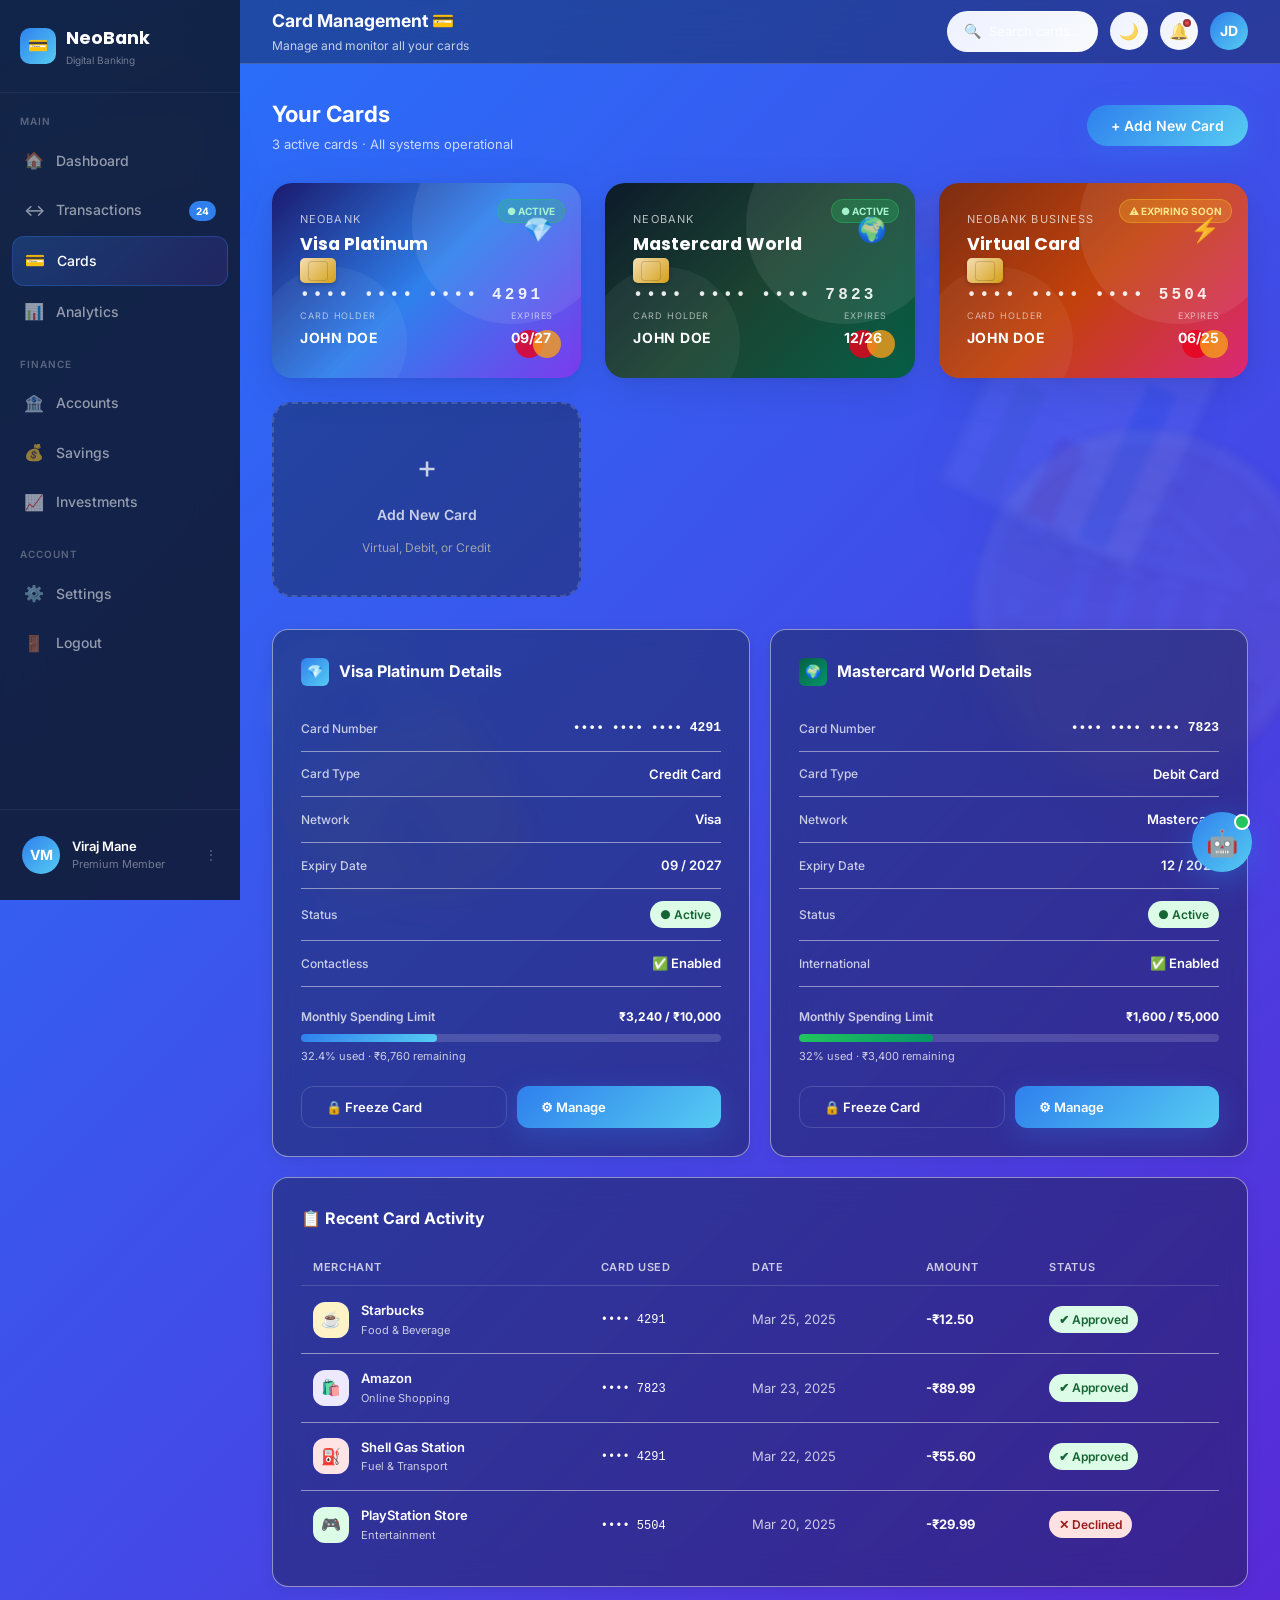
<file: cards.html>
<!DOCTYPE html>
<html lang="en" data-theme="light">
<head>
  <meta charset="UTF-8" />
  <meta name="viewport" content="width=device-width, initial-scale=1.0" />
  <title>NeoBank – Card Management</title>
  <meta name="description" content="NeoBank Card Management – Manage your credit and debit cards in one place." />
  <link rel="stylesheet" href="style.css" />
  <style>
    /* Modal */
    .modal-overlay {
      position: fixed; inset: 0;
      background: rgba(0,0,0,0.5);
      backdrop-filter: blur(4px);
      display: flex; align-items: center; justify-content: center;
      z-index: 999;
      opacity: 0; pointer-events: none;
      transition: opacity 0.3s;
    }
    .modal-overlay.open { opacity: 1; pointer-events: all; }
    .modal {
      background: var(--bg-card);
      border-radius: var(--radius-xl);
      padding: 36px;
      width: 100%; max-width: 440px;
      box-shadow: var(--shadow-lg);
      transform: translateY(20px);
      transition: transform 0.3s;
    }
    .modal-overlay.open .modal { transform: translateY(0); }
    .modal-header { display: flex; justify-content: space-between; align-items: center; margin-bottom: 24px; }
    .modal-title { font-size: 1.1rem; font-weight: 700; }
    .modal-close { font-size: 20px; color: var(--text-muted); cursor: pointer; transition: var(--transition); }
    .modal-close:hover { color: var(--text); }
    .form-group { margin-bottom: 18px; }
    .form-label { font-size: 12px; font-weight: 600; color: var(--text-muted); display: block; margin-bottom: 6px; text-transform: uppercase; letter-spacing: 0.05em; }
    .form-input {
      width: 100%; padding: 12px 16px;
      border: 1.5px solid var(--border);
      border-radius: var(--radius-md);
      font-size: 14px; font-family: inherit;
      background: var(--bg); color: var(--text);
      transition: var(--transition);
    }
    .form-input:focus { outline: none; border-color: var(--primary); box-shadow: 0 0 0 3px rgba(47,128,237,0.1); }
    .form-row { display: grid; grid-template-columns: 1fr 1fr; gap: 16px; }
    .form-submit { width: 100%; margin-top: 8px; padding: 14px; font-size: 15px; border-radius: var(--radius-full); }
  </style>
</head>
<body>

  <!-- Background Enhancements -->
  <div class="bg-stickers">
    <div class="sticker sticker-1">💳</div>
    <div class="sticker sticker-2">🪙</div>
    <div class="sticker sticker-3">📊</div>
    <div class="sticker sticker-4">🔒</div>
    <div class="sticker sticker-5">🚀</div>
  </div>


<!-- ===== APP SHELL ===== -->
<div class="app-shell">

  <!-- SIDEBAR -->
  <aside class="sidebar">
    <div class="sidebar-header">
      <div class="logo-icon">💳</div>
      <div>
        <div class="sidebar-logo-text">NeoBank</div>
        <div class="sidebar-logo-sub">Digital Banking</div>
      </div>
    </div>

    <nav class="sidebar-nav">
      <div class="sidebar-section-label">Main</div>
      <a href="dashboard.html" class="nav-item">
        <span class="nav-icon">🏠</span> Dashboard
      </a>
      <a href="transactions.html" class="nav-item">
        <span class="nav-icon">↔️</span> Transactions
        <span class="nav-badge">24</span>
      </a>
      <a href="cards.html" class="nav-item active">
        <span class="nav-icon">💳</span> Cards
      </a>
      <a href="dashboard.html" class="nav-item">
        <span class="nav-icon">📊</span> Analytics
      </a>
      <div class="sidebar-section-label">Finance</div>
      <a href="dashboard.html" class="nav-item">
        <span class="nav-icon">🏦</span> Accounts
      </a>
      <a href="dashboard.html" class="nav-item">
        <span class="nav-icon">💰</span> Savings
      </a>
      <a href="dashboard.html" class="nav-item">
        <span class="nav-icon">📈</span> Investments
      </a>
      <div class="sidebar-section-label">Account</div>
      <a href="dashboard.html" class="nav-item">
        <span class="nav-icon">⚙️</span> Settings
      </a>
      <a href="index.html" class="nav-item">
        <span class="nav-icon">🚪</span> Logout
      </a>
    </nav>

    <div class="sidebar-footer">
      <div class="sidebar-user">
        <div class="avatar">VM</div>
        <div class="sidebar-user-info">
          <div class="sidebar-user-name">Viraj Mane</div>
          <div class="sidebar-user-role">Premium Member</div>
        </div>
        <span style="color:rgba(255,255,255,0.3); font-size:14px;">⋮</span>
      </div>
    </div>
  </aside>

  <!-- MAIN CONTENT -->
  <div class="app-main">

    <!-- TOP BAR -->
    <header class="topbar">
      <div class="topbar-left">
        <h2>Card Management 💳</h2>
        <p>Manage and monitor all your cards</p>
      </div>
      <div class="topbar-right">
        <div class="search-bar">
          <span>🔍</span>
          Search cards…
        </div>
        <button class="notif-btn" id="themeToggle" title="Toggle dark mode">🌙</button>
        <button class="notif-btn">
          🔔
          <span class="notif-dot"></span>
        </button>
        <div class="avatar" title="Viraj Mane">JD</div>
      </div>
    </header>

    <!-- PAGE CONTENT -->
    <div class="page-content">

      <!-- Cards Header -->
      <div class="cards-header animate-in">
        <div>
          <h1>Your Cards</h1>
          <p>3 active cards · All systems operational</p>
        </div>
        <button class="btn btn-primary" id="addCardBtn" style="font-size: 14px;">
          + Add New Card
        </button>
      </div>

      <!-- Cards Grid -->
      <div class="cards-grid animate-in-delay-1">

        <!-- Card 1: Visa Platinum -->
        <div class="credit-card blue-purple" title="Click to view details">
          <div class="card-top">
            <div>
              <div class="card-bank">NeoBank</div>
              <div class="card-type">Visa Platinum</div>
            </div>
            <div class="card-logo">💎</div>
          </div>
          <div class="card-chip"></div>
          <div class="card-number">•••• •••• •••• 4291</div>
          <div class="card-bottom">
            <div>
              <div class="card-holder-label">Card Holder</div>
              <div class="card-holder-name">JOHN DOE</div>
            </div>
            <div>
              <div class="card-expiry-label">Expires</div>
              <div class="card-expiry-value">09/27</div>
            </div>
          </div>
          <div class="card-network">
            <div class="card-network-circle"></div>
            <div class="card-network-circle"></div>
          </div>
          <!-- Active badge -->
          <div style="position:absolute; top:16px; right:16px; background:rgba(34,197,94,0.25); color:#A7F3D0; font-size:10px; font-weight:700; padding:3px 9px; border-radius:99px; border:1px solid rgba(34,197,94,0.4);">● ACTIVE</div>
        </div>

        <!-- Card 2: Mastercard World -->
        <div class="credit-card dark-teal" title="Click to view details">
          <div class="card-top">
            <div>
              <div class="card-bank">NeoBank</div>
              <div class="card-type">Mastercard World</div>
            </div>
            <div class="card-logo">🌍</div>
          </div>
          <div class="card-chip"></div>
          <div class="card-number">•••• •••• •••• 7823</div>
          <div class="card-bottom">
            <div>
              <div class="card-holder-label">Card Holder</div>
              <div class="card-holder-name">JOHN DOE</div>
            </div>
            <div>
              <div class="card-expiry-label">Expires</div>
              <div class="card-expiry-value">12/26</div>
            </div>
          </div>
          <div class="card-network">
            <div class="card-network-circle"></div>
            <div class="card-network-circle"></div>
          </div>
          <div style="position:absolute; top:16px; right:16px; background:rgba(34,197,94,0.25); color:#A7F3D0; font-size:10px; font-weight:700; padding:3px 9px; border-radius:99px; border:1px solid rgba(34,197,94,0.4);">● ACTIVE</div>
        </div>

        <!-- Card 3: Virtual Business -->
        <div class="credit-card rose-gold" title="Click to view details">
          <div class="card-top">
            <div>
              <div class="card-bank">NeoBank Business</div>
              <div class="card-type">Virtual Card</div>
            </div>
            <div class="card-logo">⚡</div>
          </div>
          <div class="card-chip"></div>
          <div class="card-number">•••• •••• •••• 5504</div>
          <div class="card-bottom">
            <div>
              <div class="card-holder-label">Card Holder</div>
              <div class="card-holder-name">JOHN DOE</div>
            </div>
            <div>
              <div class="card-expiry-label">Expires</div>
              <div class="card-expiry-value">06/25</div>
            </div>
          </div>
          <div class="card-network">
            <div class="card-network-circle"></div>
            <div class="card-network-circle"></div>
          </div>
          <div style="position:absolute; top:16px; right:16px; background:rgba(251,191,36,0.25); color:#FDE68A; font-size:10px; font-weight:700; padding:3px 9px; border-radius:99px; border:1px solid rgba(251,191,36,0.4);">⚠ EXPIRING SOON</div>
        </div>

        <!-- Add New Card -->
        <div class="add-card-btn" id="addCardBtn2">
          <div class="add-card-icon">+</div>
          <div class="add-card-label">Add New Card</div>
          <div class="add-card-sub">Virtual, Debit, or Credit</div>
        </div>
      </div>

      <!-- Card Details + Spending Limit Section -->
      <div class="card-details-grid animate-in-delay-2">

        <!-- Card 1 Details -->
        <div class="card card-detail-card">
          <div class="card-detail-title">
            <div style="width:28px;height:28px;background:var(--gradient);border-radius:6px;display:flex;align-items:center;justify-content:center;font-size:13px;">💎</div>
            Visa Platinum Details
          </div>

          <div class="card-info-row">
            <span class="card-info-label">Card Number</span>
            <span class="card-info-value" style="font-family:monospace;">•••• •••• •••• 4291</span>
          </div>
          <div class="card-info-row">
            <span class="card-info-label">Card Type</span>
            <span class="card-info-value">Credit Card</span>
          </div>
          <div class="card-info-row">
            <span class="card-info-label">Network</span>
            <span class="card-info-value">Visa</span>
          </div>
          <div class="card-info-row">
            <span class="card-info-label">Expiry Date</span>
            <span class="card-info-value">09 / 2027</span>
          </div>
          <div class="card-info-row">
            <span class="card-info-label">Status</span>
            <span class="badge badge-green">● Active</span>
          </div>
          <div class="card-info-row">
            <span class="card-info-label">Contactless</span>
            <span class="card-info-value">✅ Enabled</span>
          </div>

          <div class="card-spending-limit">
            <div class="limit-header">
              <span style="font-size:12px; font-weight:600; color:var(--text-muted);">Monthly Spending Limit</span>
              <span style="font-size:12px; font-weight:700;">₹3,240 / ₹10,000</span>
            </div>
            <div class="limit-bar">
              <div class="limit-fill" style="width: 32.4%;"></div>
            </div>
            <div style="font-size:11px; color:var(--text-muted); margin-top:6px;">32.4% used · ₹6,760 remaining</div>
          </div>

          <div style="display:flex; gap:10px; margin-top:20px;">
            <button class="btn btn-outline" style="flex:1; border-radius:var(--radius-md); font-size:13px;">🔒 Freeze Card</button>
            <button class="btn btn-primary" style="flex:1; border-radius:var(--radius-md); font-size:13px;">⚙ Manage</button>
          </div>
        </div>

        <!-- Card 2 Details -->
        <div class="card card-detail-card">
          <div class="card-detail-title">
            <div style="width:28px;height:28px;background:linear-gradient(135deg,#065F46,#059669);border-radius:6px;display:flex;align-items:center;justify-content:center;font-size:13px;">🌍</div>
            Mastercard World Details
          </div>

          <div class="card-info-row">
            <span class="card-info-label">Card Number</span>
            <span class="card-info-value" style="font-family:monospace;">•••• •••• •••• 7823</span>
          </div>
          <div class="card-info-row">
            <span class="card-info-label">Card Type</span>
            <span class="card-info-value">Debit Card</span>
          </div>
          <div class="card-info-row">
            <span class="card-info-label">Network</span>
            <span class="card-info-value">Mastercard</span>
          </div>
          <div class="card-info-row">
            <span class="card-info-label">Expiry Date</span>
            <span class="card-info-value">12 / 2026</span>
          </div>
          <div class="card-info-row">
            <span class="card-info-label">Status</span>
            <span class="badge badge-green">● Active</span>
          </div>
          <div class="card-info-row">
            <span class="card-info-label">International</span>
            <span class="card-info-value">✅ Enabled</span>
          </div>

          <div class="card-spending-limit">
            <div class="limit-header">
              <span style="font-size:12px; font-weight:600; color:var(--text-muted);">Monthly Spending Limit</span>
              <span style="font-size:12px; font-weight:700;">₹1,600 / ₹5,000</span>
            </div>
            <div class="limit-bar">
              <div class="limit-fill" style="width: 32%; background: linear-gradient(90deg, #22C55E, #059669);"></div>
            </div>
            <div style="font-size:11px; color:var(--text-muted); margin-top:6px;">32% used · ₹3,400 remaining</div>
          </div>

          <div style="display:flex; gap:10px; margin-top:20px;">
            <button class="btn btn-outline" style="flex:1; border-radius:var(--radius-md); font-size:13px;">🔒 Freeze Card</button>
            <button class="btn btn-primary" style="flex:1; border-radius:var(--radius-md); font-size:13px;">⚙ Manage</button>
          </div>
        </div>

        <!-- Recent Card Activity -->
        <div class="card card-detail-card" style="grid-column: span 2;">
          <div class="card-detail-title">📋 Recent Card Activity</div>
          <table class="txn-table">
            <thead>
              <tr>
                <th>Merchant</th>
                <th>Card Used</th>
                <th>Date</th>
                <th>Amount</th>
                <th>Status</th>
              </tr>
            </thead>
            <tbody>
              <tr>
                <td>
                  <div class="txn-merchant">
                    <div class="txn-merchant-icon" style="background:#FEF3C7;">☕</div>
                    <div>
                      <div class="txn-merchant-name">Starbucks</div>
                      <div class="txn-merchant-cat">Food & Beverage</div>
                    </div>
                  </div>
                </td>
                <td><span style="font-family:monospace;font-size:12px;">•••• 4291</span></td>
                <td style="color:var(--text-muted);">Mar 25, 2025</td>
                <td class="txn-amount debit">-₹12.50</td>
                <td><span class="badge badge-green">✔ Approved</span></td>
              </tr>
              <tr>
                <td>
                  <div class="txn-merchant">
                    <div class="txn-merchant-icon" style="background:#EDE9FE;">🛍️</div>
                    <div>
                      <div class="txn-merchant-name">Amazon</div>
                      <div class="txn-merchant-cat">Online Shopping</div>
                    </div>
                  </div>
                </td>
                <td><span style="font-family:monospace;font-size:12px;">•••• 7823</span></td>
                <td style="color:var(--text-muted);">Mar 23, 2025</td>
                <td class="txn-amount debit">-₹89.99</td>
                <td><span class="badge badge-green">✔ Approved</span></td>
              </tr>
              <tr>
                <td>
                  <div class="txn-merchant">
                    <div class="txn-merchant-icon" style="background:#FFE4E6;">⛽</div>
                    <div>
                      <div class="txn-merchant-name">Shell Gas Station</div>
                      <div class="txn-merchant-cat">Fuel & Transport</div>
                    </div>
                  </div>
                </td>
                <td><span style="font-family:monospace;font-size:12px;">•••• 4291</span></td>
                <td style="color:var(--text-muted);">Mar 22, 2025</td>
                <td class="txn-amount debit">-₹55.60</td>
                <td><span class="badge badge-green">✔ Approved</span></td>
              </tr>
              <tr>
                <td>
                  <div class="txn-merchant">
                    <div class="txn-merchant-icon" style="background:#DCFCE7;">🎮</div>
                    <div>
                      <div class="txn-merchant-name">PlayStation Store</div>
                      <div class="txn-merchant-cat">Entertainment</div>
                    </div>
                  </div>
                </td>
                <td><span style="font-family:monospace;font-size:12px;">•••• 5504</span></td>
                <td style="color:var(--text-muted);">Mar 20, 2025</td>
                <td class="txn-amount debit">-₹29.99</td>
                <td><span class="badge" style="background:var(--red-light);color:#991B1B;">✕ Declined</span></td>
              </tr>
            </tbody>
          </table>
        </div>
      </div>

    </div><!-- /page-content -->
  </div><!-- /app-main -->
</div><!-- /app-shell -->

<!-- Add Card Modal -->
<div class="modal-overlay" id="addCardModal">
  <div class="modal">
    <div class="modal-header">
      <div class="modal-title">Add New Card</div>
      <button class="modal-close" id="closeModal">✕</button>
    </div>
    <div class="form-group">
      <label class="form-label">Cardholder Name</label>
      <input class="form-input" type="text" placeholder="JOHN DOE" value="JOHN DOE" />
    </div>
    <div class="form-group">
      <label class="form-label">Card Number</label>
      <input class="form-input" type="text" placeholder="1234 5678 9012 3456" maxlength="19" />
    </div>
    <div class="form-row">
      <div class="form-group">
        <label class="form-label">Expiry Date</label>
        <input class="form-input" type="text" placeholder="MM / YY" maxlength="7" />
      </div>
      <div class="form-group">
        <label class="form-label">CVV</label>
        <input class="form-input" type="password" placeholder="•••" maxlength="3" />
      </div>
    </div>
    <div class="form-group">
      <label class="form-label">Card Type</label>
      <select class="form-input">
        <option>Visa Credit Card</option>
        <option>Mastercard Debit</option>
        <option>American Express</option>
        <option>Virtual Card</option>
      </select>
    </div>
    <button class="btn btn-primary form-submit">Add Card Securely 🔐</button>
  </div>
</div>

<script>
// Modal toggle
const modal = document.getElementById('addCardModal');
document.getElementById('addCardBtn').addEventListener('click', () => modal.classList.add('open'));
document.getElementById('addCardBtn2').addEventListener('click', () => modal.classList.add('open'));
document.getElementById('closeModal').addEventListener('click', () => modal.classList.remove('open'));
modal.addEventListener('click', e => { if (e.target === modal) modal.classList.remove('open'); });
</script>
<script src="app.js"></script>

  <script src="ai-assistant.js"></script>
</body>
</html>
</file>
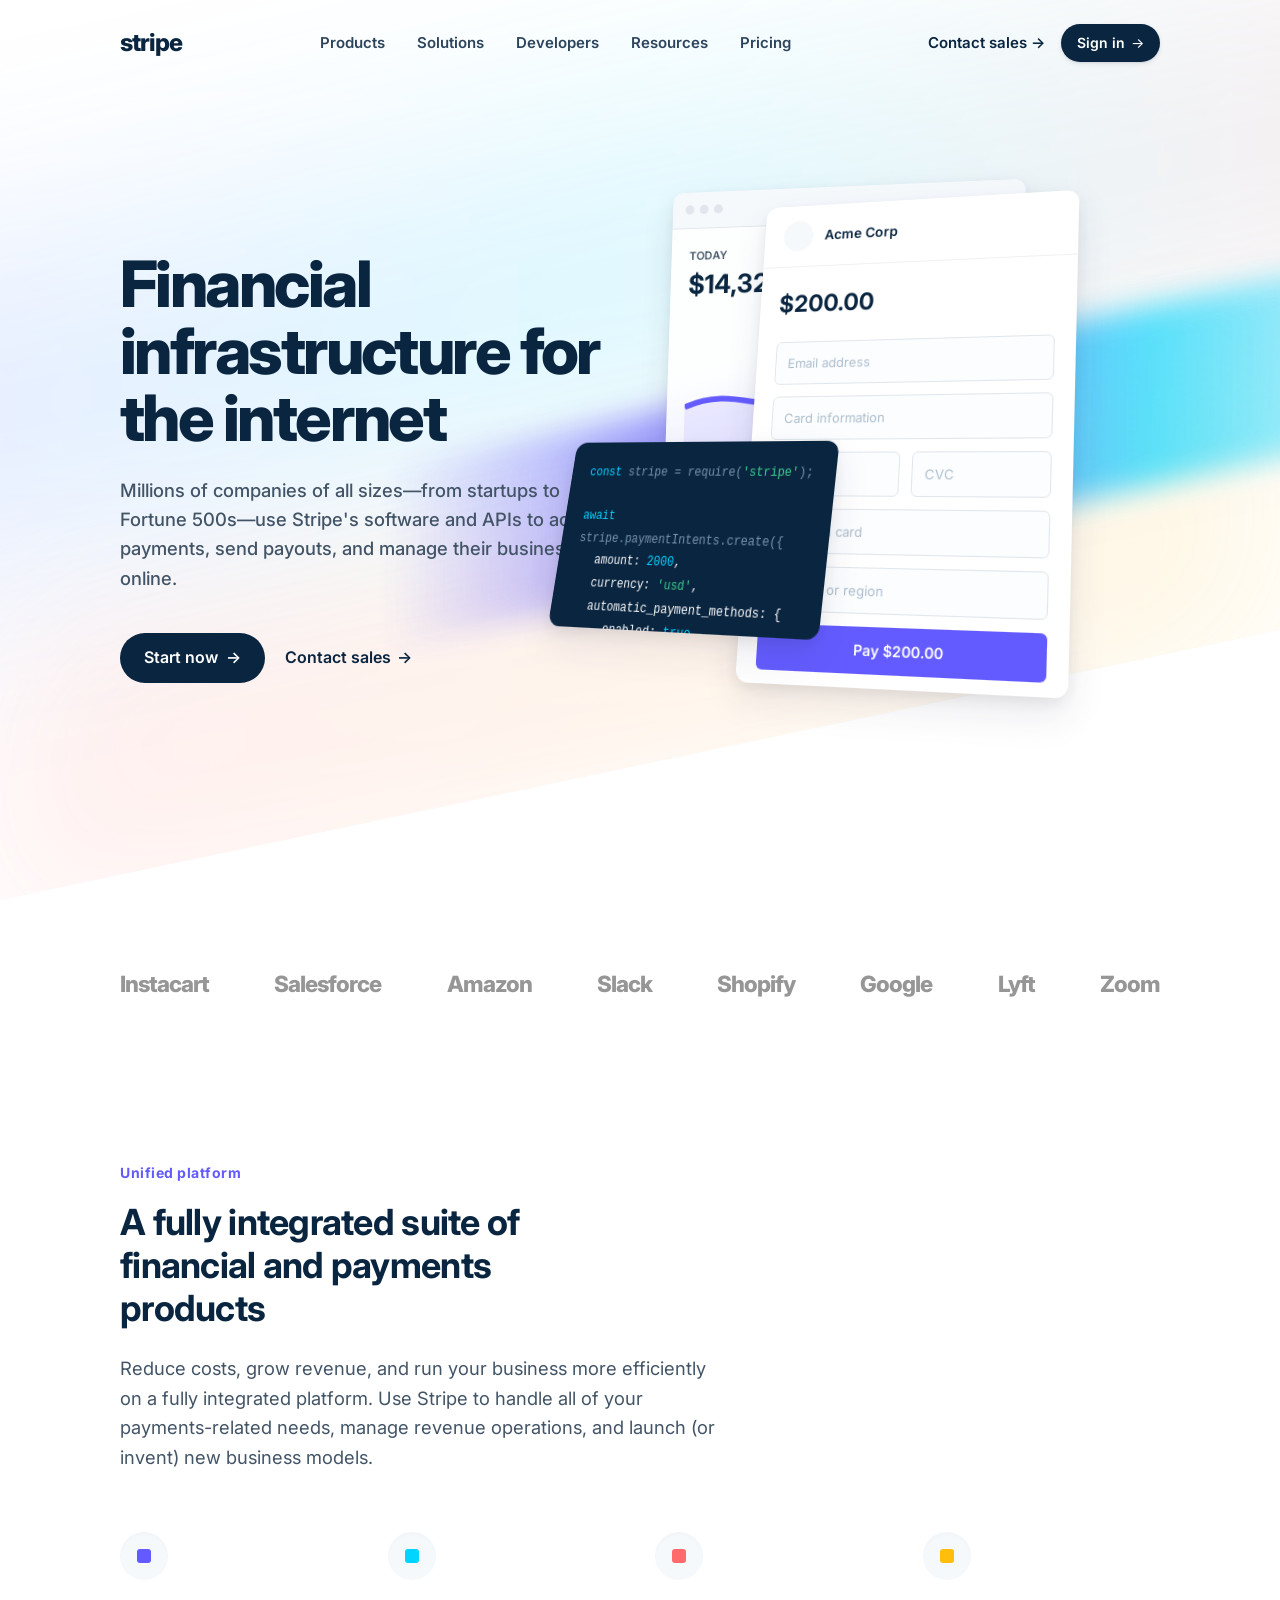
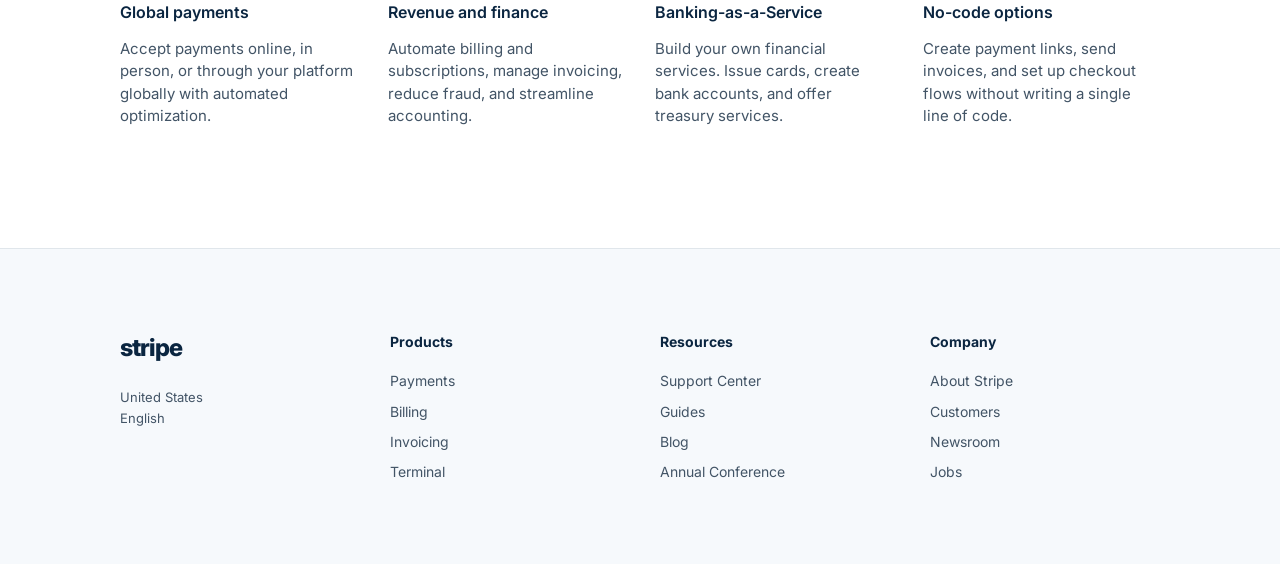
<file: stripe-clone.html>
<!DOCTYPE html>
<html lang="en">
<head>
  <meta charset="UTF-8" />
  <meta name="viewport" content="width=device-width, initial-scale=1.0" />
  <title>Stripe UI Clone – Financial infrastructure for the internet</title>
  <style>
    /* ========================================================
       STRIPE-INSPIRED DESIGN SYSTEM
       Fonts, Colors, and Global Styles
       ======================================================== */
    @import url('https://fonts.googleapis.com/css2?family=Inter:wght@400;500;600;700;800&display=swap');

    :root {
      /* Colors */
      --blurple: #635bff;
      --blurple-dark: #0a2540;
      --slate: #425466;
      --slate-light: #adbdcc;
      --white: #ffffff;
      --bg-gray: #f6f9fc;
      
      /* Gradients */
      --gradient-text: linear-gradient(135deg, #00d4ff 0%, #635bff 50%, #ff6b6b 100%);
      --gradient-btn: linear-gradient(135deg, #635bff 0%, #00d4ff 100%);
      
      /* Shadows */
      --shadow-sm: 0 2px 5px rgba(50,50,93,0.1), 0 1px 1.5px rgba(0,0,0,0.07);
      --shadow-md: 0 4px 6px rgba(50,50,93,0.11), 0 1px 3px rgba(0,0,0,0.08);
      --shadow-lg: 0 15px 35px rgba(50,50,93,0.1), 0 5px 15px rgba(0,0,0,0.07);
      --shadow-hover: 0 18px 35px rgba(50,50,93,0.1), 0 8px 15px rgba(0,0,0,0.07);
      
      /* Layout */
      --container-w: 1080px;
      --radius: 8px;
      --transition: all 0.2s ease-in-out;
    }

    * { margin: 0; padding: 0; box-sizing: border-box; }

    body {
      font-family: 'Inter', -apple-system, BlinkMacSystemFont, "Segoe UI", Roboto, Helvetica, Arial, sans-serif;
      color: var(--slate);
      line-height: 1.6;
      background-color: var(--white);
      overflow-x: hidden;
    }

    a { text-decoration: none; color: inherit; }
    ul { list-style: none; }
    button { font-family: inherit; border: none; background: none; cursor: pointer; }

    .container {
      max-width: var(--container-w);
      margin: 0 auto;
      padding: 0 20px;
      position: relative;
      z-index: 10;
    }

    /* ========================================================
       DIAGONAL BACKGROUND STRIPES & BLURS
       ======================================================== */
    .bg-stripes {
      position: absolute;
      top: 0;
      left: 0;
      width: 100%;
      height: 900px;
      overflow: hidden;
      z-index: 1;
      background: var(--bg-gray);
      /* Base skew */
      clip-path: polygon(0 0, 100% 0, 100% 70%, 0 100%);
    }

    .stripe-canvas {
      position: absolute;
      top: -150px;
      left: 0;
      width: 100%;
      height: 120%;
      transform: skewY(-12deg);
      background: var(--white);
      z-index: 0;
    }

    /* Vibrant colored bands */
    .stripe-band {
      position: absolute;
      left: 0;
      width: 100%;
      background: linear-gradient(90deg, #635bff, #00d4ff, #ff6b6b);
      opacity: 0.1;
      filter: blur(80px);
    }
    .sb-1 { top: 30%; height: 200px; opacity: 0.15; transform: scale(1.5); }
    .sb-2 { top: 60%; height: 300px; opacity: 0.1; right: -20%; background: linear-gradient(90deg, #ff6b6b, #ffbe0b); }

    /* The distinct sharp colored line */
    .stripe-line {
      position: absolute;
      left: 0;
      width: 150%;
      height: 120px;
      top: 55%;
      background: linear-gradient(90deg, transparent 20%, #635bff 40%, rgba(0, 212, 255, 0.8) 60%, transparent 80%);
      opacity: 0.8;
      transform: skewY(0deg) scaleY(1.5);
      filter: blur(10px);
    }

    /* ========================================================
       NAVBAR
       ======================================================== */
    header {
      position: relative;
      z-index: 50;
      padding: 24px 0;
    }

    .nav-inner {
      display: flex;
      justify-content: space-between;
      align-items: center;
    }

    .logo {
      font-size: 24px;
      font-weight: 800;
      letter-spacing: -1px;
      color: var(--blurple-dark);
    }

    .nav-links {
      display: flex;
      gap: 32px;
    }
    
    .nav-links a {
      font-size: 15px;
      font-weight: 600;
      color: var(--blurple-dark);
      transition: var(--transition);
      opacity: 0.85;
    }
    .nav-links a:hover { opacity: 1; color: var(--blurple); }

    .nav-actions {
      display: flex;
      align-items: center;
      gap: 16px;
    }

    .btn-arrow {
      font-size: 15px;
      font-weight: 600;
      color: var(--blurple-dark);
      display: flex;
      align-items: center;
      gap: 4px;
      transition: var(--transition);
    }
    .btn-arrow::after {
      content: '→';
      transition: transform 0.2s ease;
    }
    .btn-arrow:hover { color: var(--blurple); opacity: 1; }
    .btn-arrow:hover::after { transform: translateX(4px); }

    .btn-primary {
      background: var(--blurple-dark);
      color: var(--white);
      padding: 8px 16px;
      border-radius: 20px;
      font-size: 14px;
      font-weight: 600;
      display: flex;
      align-items: center;
      gap: 6px;
      transition: var(--transition);
      box-shadow: var(--shadow-sm);
    }
    .btn-primary:hover {
      background: var(--slate);
      transform: translateY(-1px);
      box-shadow: var(--shadow-md);
      color: var(--white);
    }
    .btn-primary::after { content: '→'; transition: transform 0.2s ease; font-weight: normal; }
    .btn-primary:hover::after { transform: translateX(3px); }

    /* ========================================================
       HERO SECTION
       ======================================================== */
    .hero {
      position: relative;
      padding: 80px 0 160px;
      z-index: 10;
    }

    .hero-grid {
      display: grid;
      grid-template-columns: 1fr 1fr;
      gap: 40px;
      align-items: center;
    }

    .hero-content {
      max-width: 520px;
    }

    .hero-title {
      font-size: clamp(3rem, 5vw, 5.5rem);
      font-weight: 800;
      line-height: 1.05;
      letter-spacing: -0.04em;
      color: var(--blurple-dark);
      margin-bottom: 24px;
    }

    .hero-sub {
      font-size: 1.15rem;
      color: var(--slate);
      line-height: 1.6;
      margin-bottom: 40px;
      font-weight: 500;
    }

    .hero-buttons {
      display: flex;
      align-items: center;
      gap: 20px;
    }

    .btn-hero {
      background: var(--blurple-dark);
      color: var(--white);
      padding: 12px 24px;
      border-radius: 40px;
      font-size: 16px;
      font-weight: 600;
      transition: var(--transition);
      display: flex;
      align-items: center;
      gap: 8px;
    }
    .btn-hero:hover {
      background: var(--slate);
      transform: translateY(-1px);
    }
    .btn-hero::after { content: '→'; transition: transform 0.2s; }
    .btn-hero:hover::after { transform: translateX(4px); }

    .btn-hero-outline {
      color: var(--blurple-dark);
      font-size: 16px;
      font-weight: 600;
      display: flex;
      align-items: center;
      gap: 6px;
      transition: var(--transition);
    }
    .btn-hero-outline::after { content: '→'; transition: transform 0.2s; }
    .btn-hero-outline:hover { color: var(--blurple); }
    .btn-hero-outline:hover::after { transform: translateX(4px); }


    /* ========================================================
       HERO MOCKUPS / ILLUSTRATIONS
       ======================================================== */
    .hero-visual {
      position: relative;
      width: 100%;
      height: 600px;
      perspective: 1200px; /* 3D effect container */
    }

    /* Generic phone or panel styling */
    .mockup-panel {
      position: absolute;
      background: var(--white);
      border-radius: 12px;
      box-shadow: var(--shadow-lg);
      overflow: hidden;
      transform-style: preserve-3d;
      transition: transform 0.4s ease;
    }

    /* Main Checkout Panel */
    .panel-checkout {
      width: 320px;
      height: 480px;
      top: 40px;
      left: 100px;
      transform: rotateY(-15deg) rotateX(10deg) translateZ(50px);
      z-index: 3;
    }
    
    .panel-header {
      padding: 16px 20px;
      border-bottom: 1px solid #f0f0f0;
      display: flex;
      align-items: center;
      gap: 12px;
    }
    .panel-logo { width: 32px; height: 32px; background: var(--bg-gray); border-radius: 50%; }
    .panel-title { font-size: 14px; font-weight: 600; color: var(--blurple-dark); }
    .panel-price { font-size: 24px; font-weight: 700; color: var(--blurple-dark); margin: 20px; }
    
    .panel-form { margin: 0 20px; }
    .fake-input { 
      height: 44px; 
      border: 1px solid #e0e6eb; 
      border-radius: 6px; 
      margin-bottom: 12px; 
      background: #fbfdff;
      display: flex; align-items: center; padding: 0 12px;
      color: var(--slate-light); font-size: 13px;
    }
    .fake-button {
      height: 44px;
      background: var(--blurple);
      border-radius: 6px;
      margin-top: 8px;
      display: flex; align-items: center; justify-content: center;
      color: #fff; font-weight: 600; font-size: 14px;
    }

    /* Back Panel (Dashboard/Graphs) */
    .panel-dashboard {
      width: 380px;
      height: 380px;
      top: 0;
      left: -20px;
      background: rgba(255, 255, 255, 0.9);
      backdrop-filter: blur(10px);
      transform: rotateY(-10deg) rotateX(5deg) translateZ(-50px);
      z-index: 2;
    }
    .db-header { height: 40px; background: var(--bg-gray); border-bottom: 1px solid #e0e6eb; }
    .db-chart {
      margin: 20px;
      height: 150px;
      border-bottom: 1px dashed #e0e6eb;
      position: relative;
    }
    .db-line {
      position: absolute; bottom: 0; left: 0; width: 100%; height: 100%;
      background: url('data:image/svg+xml;utf8,<svg viewBox="0 0 100 50" preserveAspectRatio="none" xmlns="http://www.w3.org/2000/svg"><path d="M0,50 L0,30 C20,20 30,40 50,20 C70,0 80,30 100,10 L100,50 Z" fill="%23635bff" opacity="0.1"/></svg>') no-repeat;
      background-size: 100% 100%;
    }
    .db-line-path {
      position: absolute; bottom: 0; left: 0; width: 100%; height: 100%;
      background: url('data:image/svg+xml;utf8,<svg viewBox="0 0 100 50" preserveAspectRatio="none" xmlns="http://www.w3.org/2000/svg"><path d="M0,30 C20,20 30,40 50,20 C70,0 80,30 100,10" fill="none" stroke="%23635bff" stroke-width="2"/></svg>') no-repeat;
      background-size: 100% 100%;
    }

    /* Floating code snippet */
    .panel-code {
      width: 280px;
      height: 180px;
      background: var(--blurple-dark);
      color: #7b94ad;
      top: 300px;
      left: -60px;
      transform: rotateY(-20deg) rotateX(15deg) translateZ(100px);
      z-index: 4;
      font-family: monospace;
      font-size: 12px;
      padding: 20px;
      line-height: 1.8;
    }
    .code-keyword { color: #00d4ff; }
    .code-string { color: #3ecf8e; }


    /* ========================================================
       LOGO CLOUD SECTION
       ======================================================== */
    .logos-section {
      padding: 40px 0;
      position: relative;
      z-index: 10;
    }
    .logos-grid {
      display: flex;
      justify-content: space-between;
      align-items: center;
      opacity: 0.6;
      filter: grayscale(100%);
    }
    .logos-grid span {
      font-size: 1.4rem;
      font-weight: 800;
      letter-spacing: -1px;
    }

    /* ========================================================
       FEATURE SECTION (Unified Platform)
       ======================================================== */
    .unified-platform {
      padding: 120px 0;
      background: var(--white);
      position: relative;
      z-index: 10;
    }
    
    .section-eyebrow {
      color: var(--blurple);
      font-weight: 700;
      font-size: 14px;
      margin-bottom: 16px;
      letter-spacing: 0.5px;
    }
    
    .section-title {
      font-size: 2.25rem;
      color: var(--blurple-dark);
      font-weight: 700;
      letter-spacing: -0.02em;
      margin-bottom: 24px;
      max-width: 500px;
      line-height: 1.2;
    }

    .section-desc {
      font-size: 1.15rem;
      color: var(--slate);
      max-width: 600px;
      margin-bottom: 60px;
    }

    .features-grid {
      display: grid;
      grid-template-columns: repeat(4, 1fr);
      gap: 30px;
    }

    .feature-card {
      position: relative;
    }
    
    .f-icon {
      width: 48px; height: 48px;
      background: var(--bg-gray);
      border-radius: 50%;
      margin-bottom: 20px;
      display: flex; align-items: center; justify-content: center;
      box-shadow: inset 0 2px 4px rgba(0,0,0,0.02);
    }
    .f-icon-dot { width: 14px; height: 14px; background: var(--blurple); border-radius: 3px; }
    
    .feature-card h3 {
      font-size: 16px;
      font-weight: 600;
      color: var(--blurple-dark);
      margin-bottom: 12px;
    }
    
    .feature-card p {
      font-size: 15px;
      color: var(--slate);
      line-height: 1.5;
    }

  </style>
</head>
<body>

  <!-- Diagonal Background Container -->
  <div class="bg-stripes">
    <div class="stripe-canvas">
      <div class="stripe-band sb-1"></div>
      <div class="stripe-band sb-2"></div>
      <div class="stripe-line"></div>
    </div>
  </div>

  <header>
    <div class="container nav-inner">
      <a href="#" class="logo">stripe</a>
      <nav class="nav-links">
        <a href="#">Products</a>
        <a href="#">Solutions</a>
        <a href="#">Developers</a>
        <a href="#">Resources</a>
        <a href="#">Pricing</a>
      </nav>
      <div class="nav-actions">
        <a href="#" class="btn-arrow">Contact sales</a>
        <a href="#" class="btn-primary">Sign in</a>
      </div>
    </div>
  </header>

  <main>
    <section class="hero">
      <div class="container hero-grid">
        <div class="hero-content">
          <h1 class="hero-title">Financial infrastructure for the internet</h1>
          <p class="hero-sub">Millions of companies of all sizes—from startups to Fortune 500s—use Stripe's software and APIs to accept payments, send payouts, and manage their businesses online.</p>
          <div class="hero-buttons">
            <a href="#" class="btn-hero">Start now</a>
            <a href="#" class="btn-hero-outline">Contact sales</a>
          </div>
        </div>

        <div class="hero-visual">
          
          <!-- Code Panel (Back/Left) -->
          <div class="mockup-panel panel-code">
            <div><span class="code-keyword">const</span> stripe = require(<span class="code-string">'stripe'</span>);</div>
            <br>
            <div><span class="code-keyword">await</span> stripe.paymentIntents.create({</div>
            <div style="padding-left: 20px; color: #fff;">amount: <span class="code-keyword">2000</span>,</div>
            <div style="padding-left: 20px; color: #fff;">currency: <span class="code-string">'usd'</span>,</div>
            <div style="padding-left: 20px; color: #fff;">automatic_payment_methods: {</div>
            <div style="padding-left: 40px; color: #fff;">enabled: <span class="code-keyword">true</span>,</div>
            <div style="padding-left: 20px;">},</div>
            <div>});</div>
          </div>

          <!-- Dashboard Panel (Middle) -->
          <div class="mockup-panel panel-dashboard">
            <div class="db-header">
              <div style="display:flex; gap:6px; padding: 14px;">
                <div style="width:10px;height:10px;border-radius:50%;background:#e0e6eb"></div>
                <div style="width:10px;height:10px;border-radius:50%;background:#e0e6eb"></div>
                <div style="width:10px;height:10px;border-radius:50%;background:#e0e6eb"></div>
              </div>
            </div>
            <div style="padding: 20px 20px 0;">
              <div style="font-size:12px;color:var(--slate);font-weight:600;text-transform:uppercase">Today</div>
              <div style="font-size:28px;font-weight:700;color:var(--blurple-dark)">$14,320.00</div>
            </div>
            <div class="db-chart">
              <div class="db-line"></div>
              <div class="db-line-path"></div>
            </div>
          </div>

          <!-- Checkout Panel (Front) -->
          <div class="mockup-panel panel-checkout">
            <div class="panel-header">
              <div class="panel-logo"></div>
              <div class="panel-title">Acme Corp</div>
            </div>
            <div class="panel-price">$200.00</div>
            
            <div class="panel-form">
              <div class="fake-input">Email address</div>
              <div class="fake-input">Card information</div>
              <div style="display:flex; gap:12px;">
                <div class="fake-input" style="flex:1;">MM/YY</div>
                <div class="fake-input" style="flex:1;">CVC</div>
              </div>
              <div class="fake-input">Name on card</div>
              <div class="fake-input">Country or region</div>
              <div class="fake-button">Pay $200.00</div>
            </div>
          </div>

        </div>
      </div>
    </section>

    <section class="logos-section">
      <div class="container logos-grid">
        <span>Instacart</span>
        <span>Salesforce</span>
        <span>Amazon</span>
        <span>Slack</span>
        <span>Shopify</span>
        <span>Google</span>
        <span>Lyft</span>
        <span>Zoom</span>
      </div>
    </section>

    <section class="unified-platform">
      <div class="container">
        <div class="section-eyebrow">Unified platform</div>
        <h2 class="section-title">A fully integrated suite of financial and payments products</h2>
        <p class="section-desc">Reduce costs, grow revenue, and run your business more efficiently on a fully integrated platform. Use Stripe to handle all of your payments-related needs, manage revenue operations, and launch (or invent) new business models.</p>

        <div class="features-grid">
          <div class="feature-card">
            <div class="f-icon"><div class="f-icon-dot"></div></div>
            <h3>Global payments</h3>
            <p>Accept payments online, in person, or through your platform globally with automated optimization.</p>
          </div>
          <div class="feature-card">
            <div class="f-icon"><div class="f-icon-dot" style="background: #00d4ff"></div></div>
            <h3>Revenue and finance</h3>
            <p>Automate billing and subscriptions, manage invoicing, reduce fraud, and streamline accounting.</p>
          </div>
          <div class="feature-card">
            <div class="f-icon"><div class="f-icon-dot" style="background: #ff6b6b"></div></div>
            <h3>Banking-as-a-Service</h3>
            <p>Build your own financial services. Issue cards, create bank accounts, and offer treasury services.</p>
          </div>
          <div class="feature-card">
            <div class="f-icon"><div class="f-icon-dot" style="background: #ffbe0b"></div></div>
            <h3>No-code options</h3>
            <p>Create payment links, send invoices, and set up checkout flows without writing a single line of code.</p>
          </div>
        </div>
      </div>
    </section>
  </main>

  <footer style="background: var(--bg-gray); padding: 80px 0; border-top: 1px solid #e0e6eb;">
    <div class="container" style="display: grid; grid-template-columns: 1fr 1fr 1fr 1fr; gap: 40px;">
      <div>
        <div class="logo">stripe</div>
        <p style="margin-top: 20px; font-size: 13px;">United States<br>English</p>
      </div>
      <div>
        <strong style="font-size: 14px; color: var(--blurple-dark);">Products</strong>
        <ul style="margin-top: 16px; font-size: 14px; display: flex; flex-direction: column; gap: 8px;">
          <li><a href="#">Payments</a></li>
          <li><a href="#">Billing</a></li>
          <li><a href="#">Invoicing</a></li>
          <li><a href="#">Terminal</a></li>
        </ul>
      </div>
      <div>
        <strong style="font-size: 14px; color: var(--blurple-dark);">Resources</strong>
        <ul style="margin-top: 16px; font-size: 14px; display: flex; flex-direction: column; gap: 8px;">
          <li><a href="#">Support Center</a></li>
          <li><a href="#">Guides</a></li>
          <li><a href="#">Blog</a></li>
          <li><a href="#">Annual Conference</a></li>
        </ul>
      </div>
      <div>
        <strong style="font-size: 14px; color: var(--blurple-dark);">Company</strong>
        <ul style="margin-top: 16px; font-size: 14px; display: flex; flex-direction: column; gap: 8px;">
          <li><a href="#">About Stripe</a></li>
          <li><a href="#">Customers</a></li>
          <li><a href="#">Newsroom</a></li>
          <li><a href="#">Jobs</a></li>
        </ul>
      </div>
    </div>
  </footer>

</body>
</html>
</file>
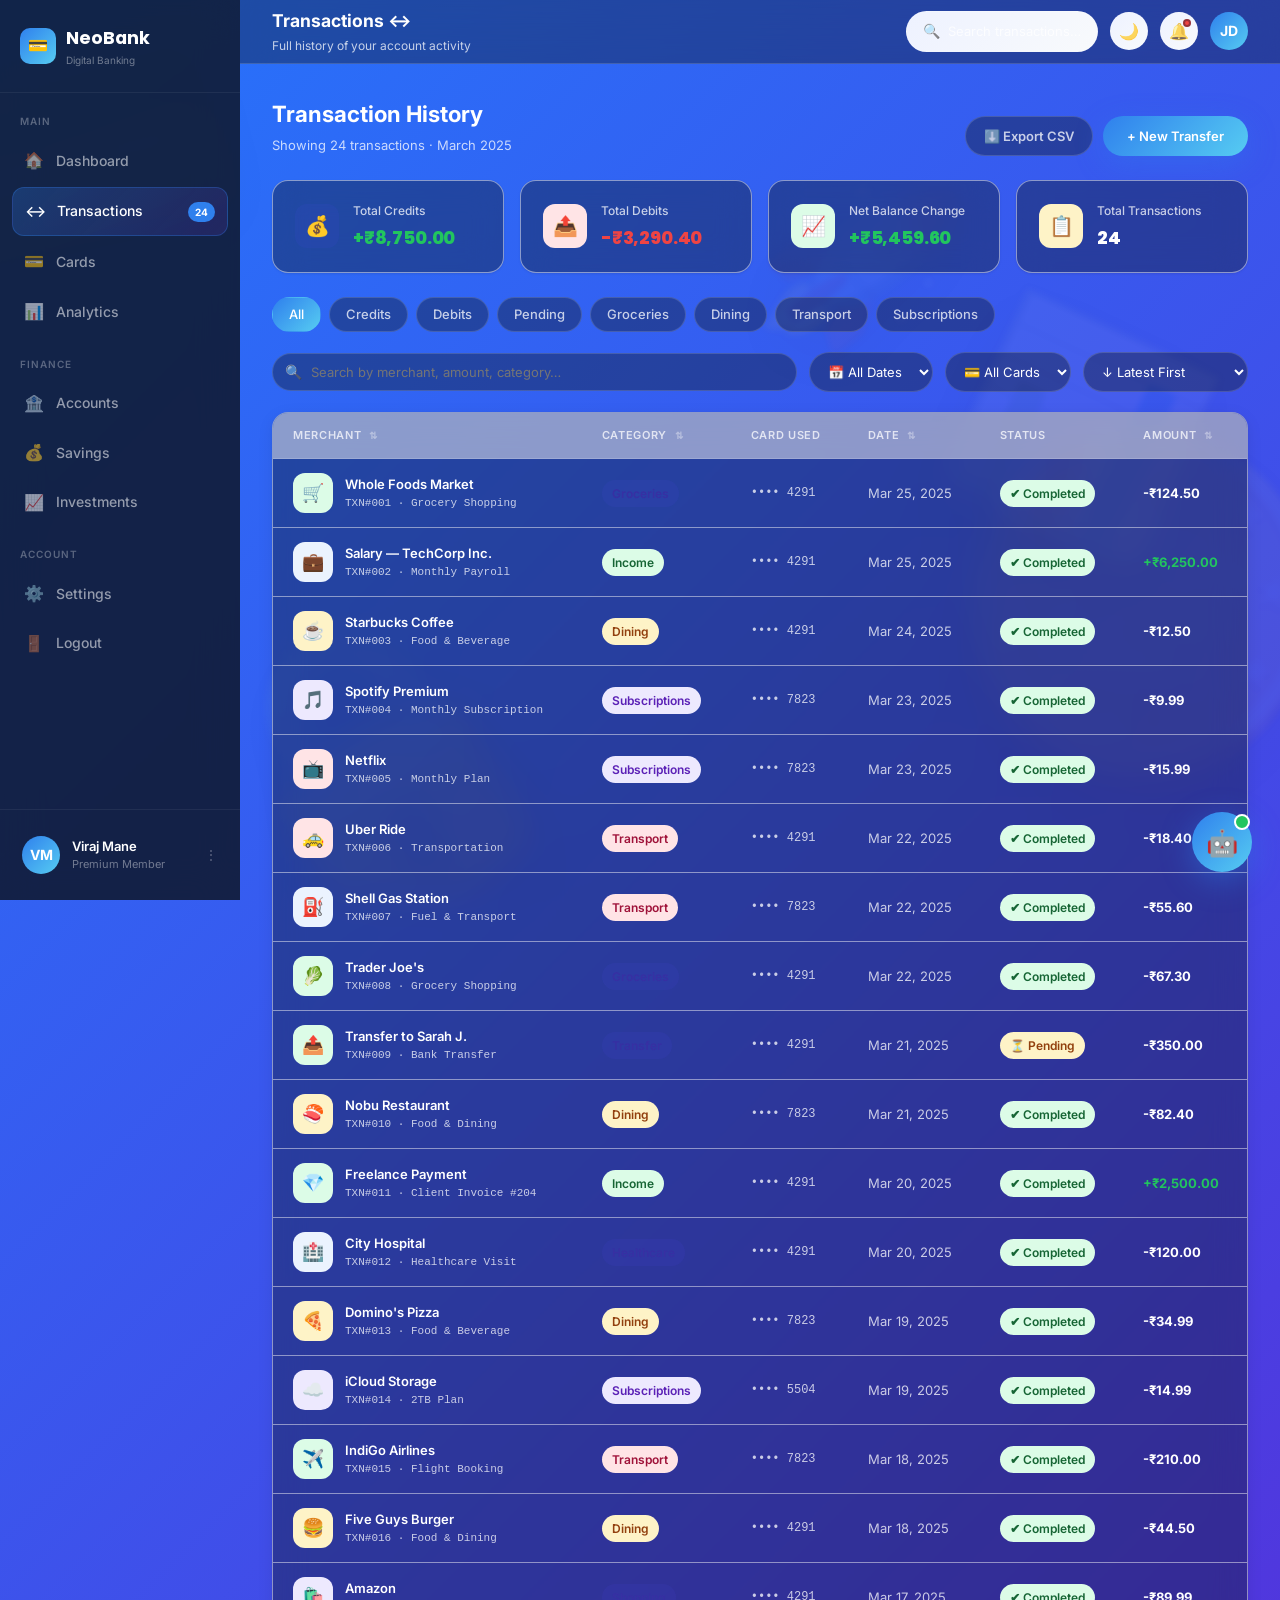
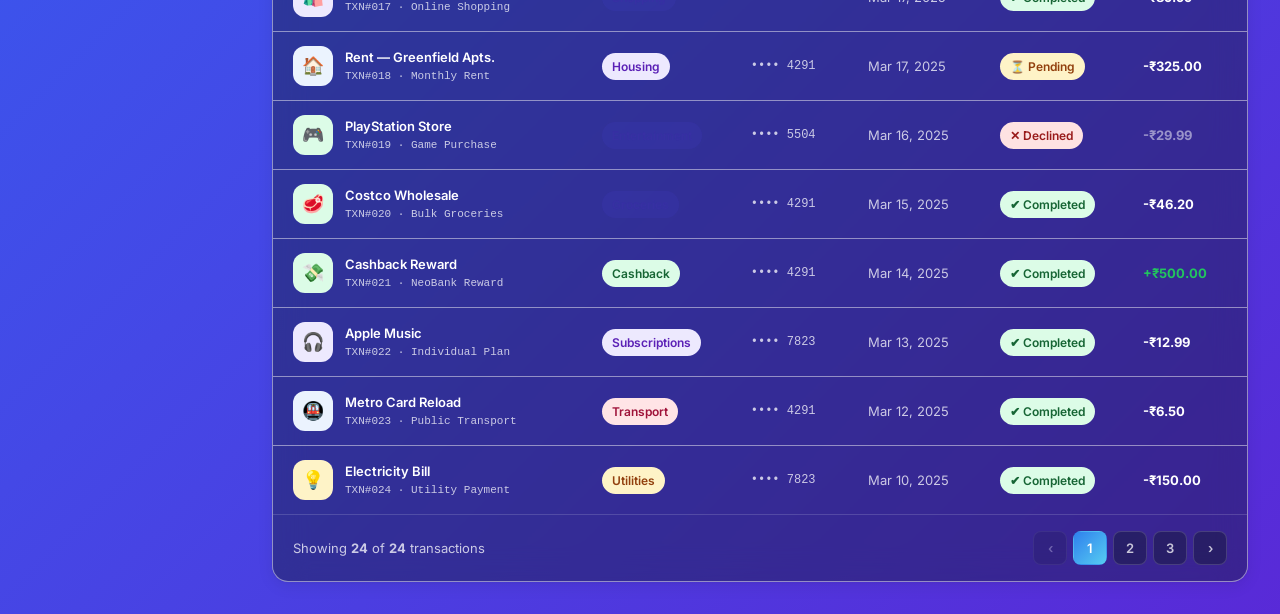
<file: transactions.html>
<!DOCTYPE html>
<html lang="en" data-theme="light">
<head>
  <meta charset="UTF-8" />
  <meta name="viewport" content="width=device-width, initial-scale=1.0" />
  <title>NeoBank – Transactions</title>
  <meta name="description" content="NeoBank Transactions – View, filter, and export your full transaction history." />
  <link rel="stylesheet" href="style.css" />
  <style>
    /* ---- Page-specific styles ---- */
    .txn-page-header {
      display: flex;
      justify-content: space-between;
      align-items: flex-end;
      margin-bottom: 24px;
    }
    .txn-page-header h1 { font-size: 1.4rem; font-weight: 700; }
    .txn-page-header p  { font-size: 13px; color: var(--text-muted); margin-top: 3px; }

    /* Summary strip */
    .txn-summary-strip {
      display: grid;
      grid-template-columns: repeat(4, 1fr);
      gap: 16px;
      margin-bottom: 24px;
    }
    .summary-tile {
      background: var(--bg-card);
      border: 1px solid var(--border-light);
      border-radius: var(--radius-lg);
      padding: 20px 22px;
      display: flex;
      align-items: center;
      gap: 14px;
      box-shadow: var(--shadow-sm);
      transition: var(--transition);
    }
    .summary-tile:hover { box-shadow: var(--shadow-md); transform: translateY(-2px); }
    .summary-tile-icon { width: 44px; height: 44px; border-radius: var(--radius-md); display: flex; align-items: center; justify-content: center; font-size: 20px; flex-shrink: 0; }
    .summary-tile-label { font-size: 12px; color: var(--text-muted); font-weight: 500; margin-bottom: 4px; }
    .summary-tile-value { font-size: 1.1rem; font-weight: 800; font-family: 'Poppins', sans-serif; letter-spacing: -0.01em; }

    /* Filter / search bar */
    .txn-toolbar {
      display: flex;
      align-items: center;
      gap: 12px;
      margin-bottom: 20px;
      flex-wrap: wrap;
    }
    .txn-search {
      flex: 1;
      min-width: 220px;
      position: relative;
    }
    .txn-search input {
      width: 100%;
      padding: 10px 16px 10px 38px;
      border: 1.5px solid var(--border);
      border-radius: var(--radius-full);
      background: var(--bg-card);
      color: var(--text);
      font-size: 13px;
      font-family: inherit;
      transition: var(--transition);
    }
    .txn-search input:focus { outline: none; border-color: var(--primary); box-shadow: 0 0 0 3px rgba(47,128,237,0.1); }
    .txn-search-icon { position: absolute; left: 13px; top: 50%; transform: translateY(-50%); font-size: 14px; color: var(--text-muted); pointer-events: none; }

    .filter-select {
      padding: 10px 14px;
      border: 1.5px solid var(--border);
      border-radius: var(--radius-full);
      background: var(--bg-card);
      color: var(--text);
      font-size: 13px;
      font-family: inherit;
      cursor: pointer;
      transition: var(--transition);
    }
    .filter-select:focus { outline: none; border-color: var(--primary); }
    .filter-select:hover { border-color: var(--primary); }

    .export-btn {
      display: flex; align-items: center; gap: 6px;
      padding: 10px 18px;
      border-radius: var(--radius-full);
      border: 1.5px solid var(--border);
      background: var(--bg-card);
      color: var(--text-muted);
      font-size: 13px; font-weight: 600;
      cursor: pointer; transition: var(--transition);
    }
    .export-btn:hover { border-color: var(--primary); color: var(--primary); background: var(--primary-light); }

    /* Filter tabs */
    .filter-chips {
      display: flex; gap: 8px; margin-bottom: 20px; flex-wrap: wrap;
    }
    .chip {
      padding: 6px 16px;
      border-radius: var(--radius-full);
      border: 1.5px solid var(--border);
      font-size: 13px; font-weight: 500;
      cursor: pointer; transition: var(--transition);
      background: var(--bg-card); color: var(--text-muted);
    }
    .chip:hover { border-color: var(--primary); color: var(--primary); }
    .chip.active { background: var(--gradient); color: #fff; border-color: transparent; }

    /* Enhanced transaction table */
    .txn-card-full {
      background: var(--bg-card);
      border-radius: var(--radius-lg);
      box-shadow: var(--shadow-md);
      border: 1px solid var(--border-light);
      overflow: hidden;
    }
    .txn-table-full { width: 100%; border-collapse: collapse; }
    .txn-table-full th {
      text-align: left;
      font-size: 11px; font-weight: 600;
      color: var(--text-muted); text-transform: uppercase; letter-spacing: 0.06em;
      padding: 14px 20px;
      background: var(--border-light);
      border-bottom: 1px solid var(--border);
      white-space: nowrap;
      cursor: pointer;
      user-select: none;
      transition: var(--transition);
    }
    .txn-table-full th:hover { color: var(--primary); }
    .txn-table-full th .sort-icon { font-size: 10px; margin-left: 4px; opacity: 0.5; }
    .txn-table-full td {
      padding: 14px 20px;
      border-bottom: 1px solid var(--border-light);
      font-size: 13px;
      vertical-align: middle;
    }
    .txn-table-full tr:last-child td { border-bottom: none; }
    .txn-table-full tbody tr { transition: var(--transition); cursor: pointer; }
    .txn-table-full tbody tr:hover { background: var(--border-light); }

    .txn-merchant-full { display: flex; align-items: center; gap: 12px; }
    .txn-icon-full {
      width: 40px; height: 40px; border-radius: var(--radius-md);
      display: flex; align-items: center; justify-content: center;
      font-size: 18px; flex-shrink: 0;
    }
    .txn-name { font-weight: 600; font-size: 13px; color: var(--text); }
    .txn-ref  { font-size: 11px; color: var(--text-muted); margin-top: 1px; font-family: monospace; }

    .txn-amount-full { font-weight: 700; font-size: 13px; }
    .txn-amount-full.credit { color: var(--green); }
    .txn-amount-full.debit  { color: var(--text); }

    /* Pagination */
    .pagination {
      display: flex; align-items: center; justify-content: space-between;
      padding: 16px 20px;
      border-top: 1px solid var(--border);
      font-size: 13px; color: var(--text-muted);
    }
    .page-btns { display: flex; gap: 6px; }
    .page-btn {
      width: 34px; height: 34px;
      border-radius: var(--radius-sm);
      border: 1.5px solid var(--border);
      background: var(--bg-card);
      display: flex; align-items: center; justify-content: center;
      font-size: 13px; font-weight: 600; color: var(--text-muted);
      cursor: pointer; transition: var(--transition);
    }
    .page-btn:hover   { border-color: var(--primary); color: var(--primary); }
    .page-btn.active  { background: var(--gradient); color: #fff; border-color: transparent; }
    .page-btn:disabled { opacity: 0.4; cursor: not-allowed; }

    /* Hidden row (used by JS filter) */
    .hidden { display: none; }

    /* Empty state */
    .empty-state {
      text-align: center; padding: 60px 20px;
      color: var(--text-muted);
    }
    .empty-state-icon { font-size: 40px; margin-bottom: 12px; }
    .empty-state-title { font-size: 1rem; font-weight: 600; color: var(--text); margin-bottom: 6px; }
  </style>
</head>
<body>

  <!-- Background Enhancements -->
  <div class="bg-stickers">
    <div class="sticker sticker-1">💳</div>
    <div class="sticker sticker-2">🪙</div>
    <div class="sticker sticker-3">📊</div>
    <div class="sticker sticker-4">🔒</div>
    <div class="sticker sticker-5">🚀</div>
  </div>


<div class="app-shell">

  <!-- ===== SIDEBAR ===== -->
  <aside class="sidebar">
    <div class="sidebar-header">
      <div class="logo-icon">💳</div>
      <div>
        <div class="sidebar-logo-text">NeoBank</div>
        <div class="sidebar-logo-sub">Digital Banking</div>
      </div>
    </div>

    <nav class="sidebar-nav">
      <div class="sidebar-section-label">Main</div>
      <a href="dashboard.html" class="nav-item">
        <span class="nav-icon">🏠</span> Dashboard
      </a>
      <a href="transactions.html" class="nav-item active">
        <span class="nav-icon">↔️</span> Transactions
        <span class="nav-badge">24</span>
      </a>
      <a href="cards.html" class="nav-item">
        <span class="nav-icon">💳</span> Cards
      </a>
      <a href="dashboard.html" class="nav-item">
        <span class="nav-icon">📊</span> Analytics
      </a>
      <div class="sidebar-section-label">Finance</div>
      <a href="dashboard.html" class="nav-item">
        <span class="nav-icon">🏦</span> Accounts
      </a>
      <a href="dashboard.html" class="nav-item">
        <span class="nav-icon">💰</span> Savings
      </a>
      <a href="dashboard.html" class="nav-item">
        <span class="nav-icon">📈</span> Investments
      </a>
      <div class="sidebar-section-label">Account</div>
      <a href="dashboard.html" class="nav-item">
        <span class="nav-icon">⚙️</span> Settings
      </a>
      <a href="index.html" class="nav-item">
        <span class="nav-icon">🚪</span> Logout
      </a>
    </nav>

    <div class="sidebar-footer">
      <div class="sidebar-user">
        <div class="avatar">VM</div>
        <div class="sidebar-user-info">
          <div class="sidebar-user-name">Viraj Mane</div>
          <div class="sidebar-user-role">Premium Member</div>
        </div>
        <span style="color:rgba(255,255,255,0.3); font-size:14px;">⋮</span>
      </div>
    </div>
  </aside>

  <!-- ===== MAIN ===== -->
  <div class="app-main">

    <!-- TOP BAR -->
    <header class="topbar">
      <div class="topbar-left">
        <h2>Transactions ↔️</h2>
        <p>Full history of your account activity</p>
      </div>
      <div class="topbar-right">
        <div class="search-bar">
          <span>🔍</span>
          Search transactions…
        </div>
        <button class="notif-btn" id="themeToggle" title="Toggle dark mode">🌙</button>
        <button class="notif-btn">
          🔔
          <span class="notif-dot"></span>
        </button>
        <div class="avatar" title="Viraj Mane">JD</div>
      </div>
    </header>

    <!-- PAGE CONTENT -->
    <div class="page-content">

      <!-- Page header + export -->
      <div class="txn-page-header animate-in">
        <div>
          <h1>Transaction History</h1>
          <p>Showing 24 transactions · March 2025</p>
        </div>
        <div style="display:flex; gap:10px;">
          <button class="export-btn" onclick="exportCSV()">⬇️ Export CSV</button>
          <button class="btn btn-primary" style="font-size:13px; border-radius:var(--radius-full);">+ New Transfer</button>
        </div>
      </div>

      <!-- Summary Strip -->
      <div class="txn-summary-strip animate-in-delay-1">
        <div class="summary-tile">
          <div class="summary-tile-icon" style="background:var(--primary-light);">💰</div>
          <div>
            <div class="summary-tile-label">Total Credits</div>
            <div class="summary-tile-value" style="color:var(--green)">+₹8,750.00</div>
          </div>
        </div>
        <div class="summary-tile">
          <div class="summary-tile-icon" style="background:#FFE4E6;">📤</div>
          <div>
            <div class="summary-tile-label">Total Debits</div>
            <div class="summary-tile-value" style="color:var(--red)">-₹3,290.40</div>
          </div>
        </div>
        <div class="summary-tile">
          <div class="summary-tile-icon" style="background:#DCFCE7;">📈</div>
          <div>
            <div class="summary-tile-label">Net Balance Change</div>
            <div class="summary-tile-value" style="color:var(--green)">+₹5,459.60</div>
          </div>
        </div>
        <div class="summary-tile">
          <div class="summary-tile-icon" style="background:#FEF3C7;">📋</div>
          <div>
            <div class="summary-tile-label">Total Transactions</div>
            <div class="summary-tile-value">24</div>
          </div>
        </div>
      </div>

      <!-- Filter chips -->
      <div class="filter-chips animate-in-delay-1">
        <div class="chip active" data-filter="all">All</div>
        <div class="chip" data-filter="credit">Credits</div>
        <div class="chip" data-filter="debit">Debits</div>
        <div class="chip" data-filter="pending">Pending</div>
        <div class="chip" data-filter="groceries">Groceries</div>
        <div class="chip" data-filter="dining">Dining</div>
        <div class="chip" data-filter="transport">Transport</div>
        <div class="chip" data-filter="subscriptions">Subscriptions</div>
      </div>

      <!-- Search + Filters toolbar -->
      <div class="txn-toolbar animate-in-delay-2">
        <div class="txn-search">
          <span class="txn-search-icon">🔍</span>
          <input type="text" id="txnSearch" placeholder="Search by merchant, amount, category…" autocomplete="off" />
        </div>
        <select class="filter-select" id="dateFilter">
          <option value="">📅 All Dates</option>
          <option value="mar-25">Mar 25</option>
          <option value="mar-24">Mar 24</option>
          <option value="mar-23">Mar 23</option>
          <option value="mar-22">Mar 22</option>
          <option value="mar-21">Mar 21</option>
          <option value="mar-20">Mar 20</option>
          <option value="mar-19">Mar 19</option>
        </select>
        <select class="filter-select" id="cardFilter">
          <option value="">💳 All Cards</option>
          <option value="4291">•••• 4291</option>
          <option value="7823">•••• 7823</option>
          <option value="5504">•••• 5504</option>
        </select>
        <select class="filter-select" id="sortFilter">
          <option value="date-desc">↓ Latest First</option>
          <option value="date-asc">↑ Oldest First</option>
          <option value="amount-desc">↓ Highest Amount</option>
          <option value="amount-asc">↑ Lowest Amount</option>
        </select>
      </div>

      <!-- Transactions Table -->
      <div class="txn-card-full animate-in-delay-2">
        <table class="txn-table-full" id="txnTable">
          <thead>
            <tr>
              <th>Merchant <span class="sort-icon">⇅</span></th>
              <th>Category <span class="sort-icon">⇅</span></th>
              <th>Card Used</th>
              <th>Date <span class="sort-icon">⇅</span></th>
              <th>Status</th>
              <th>Amount <span class="sort-icon">⇅</span></th>
            </tr>
          </thead>
          <tbody id="txnBody">
            <!-- Row template: data-type, data-category, data-date, data-card, data-amount -->

            <tr data-type="debit" data-category="groceries" data-date="mar-25" data-card="4291" data-amount="-124.50" data-status="completed">
              <td><div class="txn-merchant-full"><div class="txn-icon-full" style="background:#DCFCE7;">🛒</div><div><div class="txn-name">Whole Foods Market</div><div class="txn-ref">TXN#001 · Grocery Shopping</div></div></div></td>
              <td><span class="badge badge-blue">Groceries</span></td>
              <td style="color:var(--text-muted);font-family:monospace;font-size:12px;">•••• 4291</td>
              <td style="color:var(--text-muted);">Mar 25, 2025</td>
              <td><span class="badge badge-green">✔ Completed</span></td>
              <td class="txn-amount-full debit">-₹124.50</td>
            </tr>

            <tr data-type="credit" data-category="income" data-date="mar-25" data-card="4291" data-amount="+6250.00" data-status="completed">
              <td><div class="txn-merchant-full"><div class="txn-icon-full" style="background:#EBF3FE;">💼</div><div><div class="txn-name">Salary — TechCorp Inc.</div><div class="txn-ref">TXN#002 · Monthly Payroll</div></div></div></td>
              <td><span class="badge badge-green">Income</span></td>
              <td style="color:var(--text-muted);font-family:monospace;font-size:12px;">•••• 4291</td>
              <td style="color:var(--text-muted);">Mar 25, 2025</td>
              <td><span class="badge badge-green">✔ Completed</span></td>
              <td class="txn-amount-full credit">+₹6,250.00</td>
            </tr>

            <tr data-type="debit" data-category="dining" data-date="mar-24" data-card="4291" data-amount="-12.50" data-status="completed">
              <td><div class="txn-merchant-full"><div class="txn-icon-full" style="background:#FEF3C7;">☕</div><div><div class="txn-name">Starbucks Coffee</div><div class="txn-ref">TXN#003 · Food & Beverage</div></div></div></td>
              <td><span class="badge" style="background:#FEF3C7;color:#92400E;">Dining</span></td>
              <td style="color:var(--text-muted);font-family:monospace;font-size:12px;">•••• 4291</td>
              <td style="color:var(--text-muted);">Mar 24, 2025</td>
              <td><span class="badge badge-green">✔ Completed</span></td>
              <td class="txn-amount-full debit">-₹12.50</td>
            </tr>

            <tr data-type="debit" data-category="subscriptions" data-date="mar-23" data-card="7823" data-amount="-9.99" data-status="completed">
              <td><div class="txn-merchant-full"><div class="txn-icon-full" style="background:#EDE9FE;">🎵</div><div><div class="txn-name">Spotify Premium</div><div class="txn-ref">TXN#004 · Monthly Subscription</div></div></div></td>
              <td><span class="badge" style="background:#EDE9FE;color:#5B21B6;">Subscriptions</span></td>
              <td style="color:var(--text-muted);font-family:monospace;font-size:12px;">•••• 7823</td>
              <td style="color:var(--text-muted);">Mar 23, 2025</td>
              <td><span class="badge badge-green">✔ Completed</span></td>
              <td class="txn-amount-full debit">-₹9.99</td>
            </tr>

            <tr data-type="debit" data-category="subscriptions" data-date="mar-23" data-card="7823" data-amount="-15.99" data-status="completed">
              <td><div class="txn-merchant-full"><div class="txn-icon-full" style="background:#FFE4E6;">📺</div><div><div class="txn-name">Netflix</div><div class="txn-ref">TXN#005 · Monthly Plan</div></div></div></td>
              <td><span class="badge" style="background:#EDE9FE;color:#5B21B6;">Subscriptions</span></td>
              <td style="color:var(--text-muted);font-family:monospace;font-size:12px;">•••• 7823</td>
              <td style="color:var(--text-muted);">Mar 23, 2025</td>
              <td><span class="badge badge-green">✔ Completed</span></td>
              <td class="txn-amount-full debit">-₹15.99</td>
            </tr>

            <tr data-type="debit" data-category="transport" data-date="mar-22" data-card="4291" data-amount="-18.40" data-status="completed">
              <td><div class="txn-merchant-full"><div class="txn-icon-full" style="background:#FFE4E6;">🚕</div><div><div class="txn-name">Uber Ride</div><div class="txn-ref">TXN#006 · Transportation</div></div></div></td>
              <td><span class="badge" style="background:#FFE4E6;color:#9F1239;">Transport</span></td>
              <td style="color:var(--text-muted);font-family:monospace;font-size:12px;">•••• 4291</td>
              <td style="color:var(--text-muted);">Mar 22, 2025</td>
              <td><span class="badge badge-green">✔ Completed</span></td>
              <td class="txn-amount-full debit">-₹18.40</td>
            </tr>

            <tr data-type="debit" data-category="transport" data-date="mar-22" data-card="7823" data-amount="-55.60" data-status="completed">
              <td><div class="txn-merchant-full"><div class="txn-icon-full" style="background:#EBF3FE;">⛽</div><div><div class="txn-name">Shell Gas Station</div><div class="txn-ref">TXN#007 · Fuel & Transport</div></div></div></td>
              <td><span class="badge" style="background:#FFE4E6;color:#9F1239;">Transport</span></td>
              <td style="color:var(--text-muted);font-family:monospace;font-size:12px;">•••• 7823</td>
              <td style="color:var(--text-muted);">Mar 22, 2025</td>
              <td><span class="badge badge-green">✔ Completed</span></td>
              <td class="txn-amount-full debit">-₹55.60</td>
            </tr>

            <tr data-type="debit" data-category="groceries" data-date="mar-22" data-card="4291" data-amount="-67.30" data-status="completed">
              <td><div class="txn-merchant-full"><div class="txn-icon-full" style="background:#DCFCE7;">🥬</div><div><div class="txn-name">Trader Joe's</div><div class="txn-ref">TXN#008 · Grocery Shopping</div></div></div></td>
              <td><span class="badge badge-blue">Groceries</span></td>
              <td style="color:var(--text-muted);font-family:monospace;font-size:12px;">•••• 4291</td>
              <td style="color:var(--text-muted);">Mar 22, 2025</td>
              <td><span class="badge badge-green">✔ Completed</span></td>
              <td class="txn-amount-full debit">-₹67.30</td>
            </tr>

            <tr data-type="debit" data-category="dining" data-date="mar-21" data-card="4291" data-amount="-350.00" data-status="pending">
              <td><div class="txn-merchant-full"><div class="txn-icon-full" style="background:#DCFCE7;">📤</div><div><div class="txn-name">Transfer to Sarah J.</div><div class="txn-ref">TXN#009 · Bank Transfer</div></div></div></td>
              <td><span class="badge badge-blue">Transfer</span></td>
              <td style="color:var(--text-muted);font-family:monospace;font-size:12px;">•••• 4291</td>
              <td style="color:var(--text-muted);">Mar 21, 2025</td>
              <td><span class="badge" style="background:#FEF3C7;color:#92400E;">⏳ Pending</span></td>
              <td class="txn-amount-full debit">-₹350.00</td>
            </tr>

            <tr data-type="debit" data-category="dining" data-date="mar-21" data-card="7823" data-amount="-82.40" data-status="completed">
              <td><div class="txn-merchant-full"><div class="txn-icon-full" style="background:#FEF3C7;">🍣</div><div><div class="txn-name">Nobu Restaurant</div><div class="txn-ref">TXN#010 · Food & Dining</div></div></div></td>
              <td><span class="badge" style="background:#FEF3C7;color:#92400E;">Dining</span></td>
              <td style="color:var(--text-muted);font-family:monospace;font-size:12px;">•••• 7823</td>
              <td style="color:var(--text-muted);">Mar 21, 2025</td>
              <td><span class="badge badge-green">✔ Completed</span></td>
              <td class="txn-amount-full debit">-₹82.40</td>
            </tr>

            <tr data-type="credit" data-category="income" data-date="mar-20" data-card="4291" data-amount="+2500.00" data-status="completed">
              <td><div class="txn-merchant-full"><div class="txn-icon-full" style="background:#DCFCE7;">💎</div><div><div class="txn-name">Freelance Payment</div><div class="txn-ref">TXN#011 · Client Invoice #204</div></div></div></td>
              <td><span class="badge badge-green">Income</span></td>
              <td style="color:var(--text-muted);font-family:monospace;font-size:12px;">•••• 4291</td>
              <td style="color:var(--text-muted);">Mar 20, 2025</td>
              <td><span class="badge badge-green">✔ Completed</span></td>
              <td class="txn-amount-full credit">+₹2,500.00</td>
            </tr>

            <tr data-type="debit" data-category="dining" data-date="mar-20" data-card="4291" data-amount="-120.00" data-status="completed">
              <td><div class="txn-merchant-full"><div class="txn-icon-full" style="background:#EBF3FE;">🏥</div><div><div class="txn-name">City Hospital</div><div class="txn-ref">TXN#012 · Healthcare Visit</div></div></div></td>
              <td><span class="badge badge-blue">Healthcare</span></td>
              <td style="color:var(--text-muted);font-family:monospace;font-size:12px;">•••• 4291</td>
              <td style="color:var(--text-muted);">Mar 20, 2025</td>
              <td><span class="badge badge-green">✔ Completed</span></td>
              <td class="txn-amount-full debit">-₹120.00</td>
            </tr>

            <tr data-type="debit" data-category="dining" data-date="mar-19" data-card="7823" data-amount="-34.99" data-status="completed">
              <td><div class="txn-merchant-full"><div class="txn-icon-full" style="background:#FEF3C7;">🍕</div><div><div class="txn-name">Domino's Pizza</div><div class="txn-ref">TXN#013 · Food & Beverage</div></div></div></td>
              <td><span class="badge" style="background:#FEF3C7;color:#92400E;">Dining</span></td>
              <td style="color:var(--text-muted);font-family:monospace;font-size:12px;">•••• 7823</td>
              <td style="color:var(--text-muted);">Mar 19, 2025</td>
              <td><span class="badge badge-green">✔ Completed</span></td>
              <td class="txn-amount-full debit">-₹34.99</td>
            </tr>

            <tr data-type="debit" data-category="subscriptions" data-date="mar-19" data-card="5504" data-amount="-14.99" data-status="completed">
              <td><div class="txn-merchant-full"><div class="txn-icon-full" style="background:#EDE9FE;">☁️</div><div><div class="txn-name">iCloud Storage</div><div class="txn-ref">TXN#014 · 2TB Plan</div></div></div></td>
              <td><span class="badge" style="background:#EDE9FE;color:#5B21B6;">Subscriptions</span></td>
              <td style="color:var(--text-muted);font-family:monospace;font-size:12px;">•••• 5504</td>
              <td style="color:var(--text-muted);">Mar 19, 2025</td>
              <td><span class="badge badge-green">✔ Completed</span></td>
              <td class="txn-amount-full debit">-₹14.99</td>
            </tr>

            <tr data-type="debit" data-category="transport" data-date="mar-18" data-card="7823" data-amount="-210.00" data-status="completed">
              <td><div class="txn-merchant-full"><div class="txn-icon-full" style="background:#DCFCE7;">✈️</div><div><div class="txn-name">IndiGo Airlines</div><div class="txn-ref">TXN#015 · Flight Booking</div></div></div></td>
              <td><span class="badge" style="background:#FFE4E6;color:#9F1239;">Transport</span></td>
              <td style="color:var(--text-muted);font-family:monospace;font-size:12px;">•••• 7823</td>
              <td style="color:var(--text-muted);">Mar 18, 2025</td>
              <td><span class="badge badge-green">✔ Completed</span></td>
              <td class="txn-amount-full debit">-₹210.00</td>
            </tr>

            <tr data-type="debit" data-category="dining" data-date="mar-18" data-card="4291" data-amount="-44.50" data-status="completed">
              <td><div class="txn-merchant-full"><div class="txn-icon-full" style="background:#FEF3C7;">🍔</div><div><div class="txn-name">Five Guys Burger</div><div class="txn-ref">TXN#016 · Food & Dining</div></div></div></td>
              <td><span class="badge" style="background:#FEF3C7;color:#92400E;">Dining</span></td>
              <td style="color:var(--text-muted);font-family:monospace;font-size:12px;">•••• 4291</td>
              <td style="color:var(--text-muted);">Mar 18, 2025</td>
              <td><span class="badge badge-green">✔ Completed</span></td>
              <td class="txn-amount-full debit">-₹44.50</td>
            </tr>

            <tr data-type="debit" data-category="groceries" data-date="mar-17" data-card="4291" data-amount="-89.99" data-status="completed">
              <td><div class="txn-merchant-full"><div class="txn-icon-full" style="background:#EDE9FE;">🛍️</div><div><div class="txn-name">Amazon</div><div class="txn-ref">TXN#017 · Online Shopping</div></div></div></td>
              <td><span class="badge badge-blue">Shopping</span></td>
              <td style="color:var(--text-muted);font-family:monospace;font-size:12px;">•••• 4291</td>
              <td style="color:var(--text-muted);">Mar 17, 2025</td>
              <td><span class="badge badge-green">✔ Completed</span></td>
              <td class="txn-amount-full debit">-₹89.99</td>
            </tr>

            <tr data-type="debit" data-category="dining" data-date="mar-17" data-card="4291" data-amount="-325.00" data-status="pending">
              <td><div class="txn-merchant-full"><div class="txn-icon-full" style="background:#EBF3FE;">🏠</div><div><div class="txn-name">Rent — Greenfield Apts.</div><div class="txn-ref">TXN#018 · Monthly Rent</div></div></div></td>
              <td><span class="badge" style="background:#EDE9FE;color:#5B21B6;">Housing</span></td>
              <td style="color:var(--text-muted);font-family:monospace;font-size:12px;">•••• 4291</td>
              <td style="color:var(--text-muted);">Mar 17, 2025</td>
              <td><span class="badge" style="background:#FEF3C7;color:#92400E;">⏳ Pending</span></td>
              <td class="txn-amount-full debit">-₹325.00</td>
            </tr>

            <tr data-type="debit" data-category="dining" data-date="mar-16" data-card="5504" data-amount="-29.99" data-status="failed">
              <td><div class="txn-merchant-full"><div class="txn-icon-full" style="background:#DCFCE7;">🎮</div><div><div class="txn-name">PlayStation Store</div><div class="txn-ref">TXN#019 · Game Purchase</div></div></div></td>
              <td><span class="badge badge-blue">Entertainment</span></td>
              <td style="color:var(--text-muted);font-family:monospace;font-size:12px;">•••• 5504</td>
              <td style="color:var(--text-muted);">Mar 16, 2025</td>
              <td><span class="badge" style="background:var(--red-light);color:#991B1B;">✕ Declined</span></td>
              <td class="txn-amount-full debit" style="opacity:0.5;">-₹29.99</td>
            </tr>

            <tr data-type="debit" data-category="groceries" data-date="mar-15" data-card="4291" data-amount="-46.20" data-status="completed">
              <td><div class="txn-merchant-full"><div class="txn-icon-full" style="background:#DCFCE7;">🥩</div><div><div class="txn-name">Costco Wholesale</div><div class="txn-ref">TXN#020 · Bulk Groceries</div></div></div></td>
              <td><span class="badge badge-blue">Groceries</span></td>
              <td style="color:var(--text-muted);font-family:monospace;font-size:12px;">•••• 4291</td>
              <td style="color:var(--text-muted);">Mar 15, 2025</td>
              <td><span class="badge badge-green">✔ Completed</span></td>
              <td class="txn-amount-full debit">-₹46.20</td>
            </tr>

            <tr data-type="credit" data-category="income" data-date="mar-14" data-card="4291" data-amount="+500.00" data-status="completed">
              <td><div class="txn-merchant-full"><div class="txn-icon-full" style="background:#DCFCE7;">💸</div><div><div class="txn-name">Cashback Reward</div><div class="txn-ref">TXN#021 · NeoBank Reward</div></div></div></td>
              <td><span class="badge badge-green">Cashback</span></td>
              <td style="color:var(--text-muted);font-family:monospace;font-size:12px;">•••• 4291</td>
              <td style="color:var(--text-muted);">Mar 14, 2025</td>
              <td><span class="badge badge-green">✔ Completed</span></td>
              <td class="txn-amount-full credit">+₹500.00</td>
            </tr>

            <tr data-type="debit" data-category="subscriptions" data-date="mar-13" data-card="7823" data-amount="-12.99" data-status="completed">
              <td><div class="txn-merchant-full"><div class="txn-icon-full" style="background:#EDE9FE;">🎧</div><div><div class="txn-name">Apple Music</div><div class="txn-ref">TXN#022 · Individual Plan</div></div></div></td>
              <td><span class="badge" style="background:#EDE9FE;color:#5B21B6;">Subscriptions</span></td>
              <td style="color:var(--text-muted);font-family:monospace;font-size:12px;">•••• 7823</td>
              <td style="color:var(--text-muted);">Mar 13, 2025</td>
              <td><span class="badge badge-green">✔ Completed</span></td>
              <td class="txn-amount-full debit">-₹12.99</td>
            </tr>

            <tr data-type="debit" data-category="transport" data-date="mar-12" data-card="4291" data-amount="-6.50" data-status="completed">
              <td><div class="txn-merchant-full"><div class="txn-icon-full" style="background:#EBF3FE;">🚇</div><div><div class="txn-name">Metro Card Reload</div><div class="txn-ref">TXN#023 · Public Transport</div></div></div></td>
              <td><span class="badge" style="background:#FFE4E6;color:#9F1239;">Transport</span></td>
              <td style="color:var(--text-muted);font-family:monospace;font-size:12px;">•••• 4291</td>
              <td style="color:var(--text-muted);">Mar 12, 2025</td>
              <td><span class="badge badge-green">✔ Completed</span></td>
              <td class="txn-amount-full debit">-₹6.50</td>
            </tr>

            <tr data-type="debit" data-category="dining" data-date="mar-10" data-card="7823" data-amount="-150.00" data-status="completed">
              <td><div class="txn-merchant-full"><div class="txn-icon-full" style="background:#FEF3C7;">💡</div><div><div class="txn-name">Electricity Bill</div><div class="txn-ref">TXN#024 · Utility Payment</div></div></div></td>
              <td><span class="badge" style="background:#FEF3C7;color:#92400E;">Utilities</span></td>
              <td style="color:var(--text-muted);font-family:monospace;font-size:12px;">•••• 7823</td>
              <td style="color:var(--text-muted);">Mar 10, 2025</td>
              <td><span class="badge badge-green">✔ Completed</span></td>
              <td class="txn-amount-full debit">-₹150.00</td>
            </tr>

          </tbody>
        </table>

        <!-- Empty state (shown by JS when no results) -->
        <div class="empty-state hidden" id="emptyState">
          <div class="empty-state-icon">🔍</div>
          <div class="empty-state-title">No transactions found</div>
          <div>Try adjusting your filters or search term</div>
        </div>

        <!-- Pagination -->
        <div class="pagination" id="pagination">
          <div>Showing <strong id="shownCount">24</strong> of <strong>24</strong> transactions</div>
          <div class="page-btns">
            <button class="page-btn" id="prevBtn" disabled>‹</button>
            <button class="page-btn active">1</button>
            <button class="page-btn">2</button>
            <button class="page-btn">3</button>
            <button class="page-btn" id="nextBtn">›</button>
          </div>
        </div>
      </div>

    </div><!-- /page-content -->
  </div><!-- /app-main -->
</div><!-- /app-shell -->

<script>
  // ---- Filter + Search Logic ----
  const chips     = document.querySelectorAll('.chip');
  const searchBox = document.getElementById('txnSearch');
  const dateFilter   = document.getElementById('dateFilter');
  const cardFilter   = document.getElementById('cardFilter');
  const rows      = Array.from(document.querySelectorAll('#txnBody tr'));
  const emptyState  = document.getElementById('emptyState');
  const shownCount  = document.getElementById('shownCount');

  let activeFilter = 'all';

  function applyFilters() {
    const query  = searchBox.value.toLowerCase().trim();
    const date   = dateFilter.value;
    const card   = cardFilter.value;
    let visible  = 0;

    rows.forEach(row => {
      const type     = row.dataset.type      || '';
      const category = row.dataset.category  || '';
      const rowDate  = row.dataset.date      || '';
      const rowCard  = row.dataset.card      || '';
      const status   = row.dataset.status    || '';
      const text     = row.textContent.toLowerCase();

      const matchChip   = activeFilter === 'all' || type === activeFilter || category === activeFilter || status === activeFilter;
      const matchSearch = !query || text.includes(query);
      const matchDate   = !date  || rowDate === date;
      const matchCard   = !card  || rowCard === card;

      if (matchChip && matchSearch && matchDate && matchCard) {
        row.classList.remove('hidden');
        visible++;
      } else {
        row.classList.add('hidden');
      }
    });

    shownCount.textContent = visible;
    emptyState.classList.toggle('hidden', visible > 0);
  }

  chips.forEach(chip => {
    chip.addEventListener('click', () => {
      chips.forEach(c => c.classList.remove('active'));
      chip.classList.add('active');
      activeFilter = chip.dataset.filter;
      applyFilters();
    });
  });

  searchBox.addEventListener('input', applyFilters);
  dateFilter.addEventListener('change', applyFilters);
  cardFilter.addEventListener('change', applyFilters);

  // ---- CSV Export ----
  function exportCSV() {
    const visibleRows = rows.filter(r => !r.classList.contains('hidden'));
    const headers = ['Merchant', 'Category', 'Card', 'Date', 'Status', 'Amount'];
    const lines = [headers.join(',')];
    visibleRows.forEach(row => {
      const cells = Array.from(row.querySelectorAll('td')).map((td, i) => {
        if (i === 0) return '"' + row.querySelector('.txn-name').textContent.trim() + '"';
        return '"' + td.textContent.trim().replace(/[\n\r]+/g, ' ') + '"';
      });
      lines.push(cells.join(','));
    });
    const blob = new Blob([lines.join('\n')], { type: 'text/csv' });
    const a = document.createElement('a');
    a.href = URL.createObjectURL(blob);
    a.download = 'neobank-transactions-march-2025.csv';
    a.click();
  }
</script>
<script src="app.js"></script>

  <script src="ai-assistant.js"></script>
</body>
</html>
</file>
<file: style.css>
/* ============================================
   NEOBANK UI - Shared Design System
   Font: Inter (Google Fonts)
   ============================================ */

@import url('https://fonts.googleapis.com/css2?family=Inter:wght@300;400;500;600;700;800;900&family=Poppins:wght@600;700;800&display=swap');

/* ---- CSS Variables / Design Tokens ---- */
:root {
  --primary: #2F80ED;
  --primary-dark: #3730A3;
  --primary-light: rgba(79, 70, 229, 0.1);
  --purple: #56CCF2;
  --gradient: linear-gradient(135deg, #2F80ED 0%, #56CCF2 100%);
  --gradient-card: linear-gradient(135deg, #1A6CD9 0%, #2F80ED 60%, #56CCF2 100%);
  --green:         #22C55E;
  --green-light:   #DCFCE7;
  --red:           #EF4444;
  --red-light:     #FEE2E2;
  --orange:        #F59E0B;

  --bg: linear-gradient(135deg, #EEF2FF 0%, #F8FAFC 100%);
  --bg-card: rgba(15, 23, 42, 0.4);
  --bg-sidebar:    #0F172A;
  --text: #FFFFFF;
  --text-muted: rgba(255, 255, 255, 0.75);
  --text-light:    #9CA3AF;
  --border: rgba(255, 255, 255, 0.15);
  --border-light: rgba(243, 244, 246, 0.5);

  --shadow-sm:     0 1px 3px rgba(0,0,0,0.06), 0 1px 2px rgba(0,0,0,0.04);
  --shadow-md:     0 4px 16px rgba(0,0,0,0.08), 0 1px 4px rgba(0,0,0,0.04);
  --shadow-lg:     0 10px 40px rgba(0,0,0,0.1), 0 2px 8px rgba(0,0,0,0.06);
  --shadow-blue:   0 8px 30px rgba(47, 128, 237, 0.3);

  --radius-sm:     8px;
  --radius-md:     12px;
  --radius-lg:     16px;
  --radius-xl:     20px;
  --radius-full:   9999px;

  --transition:    all 0.25s cubic-bezier(0.4, 0, 0.2, 1);
  --sidebar-w:     240px;
}

/* ---- Dark Mode ---- */
[data-theme="dark"] {
  --bg:           #0F172A;
  --bg-card: rgba(15, 23, 42, 0.4);
  --bg-sidebar:   #020617;
  --text:         #F1F5F9;
  --text-muted:   #94A3B8;
  --text-light:   #64748B;
  --border: rgba(255, 255, 255, 0.15);
  --border-light: #1E293B;
  --shadow-sm:    0 1px 3px rgba(0,0,0,0.3);
  --shadow-md:    0 4px 16px rgba(0,0,0,0.4);
  --shadow-lg:    0 10px 40px rgba(0,0,0,0.5);
}

/* ---- Reset & Base ---- */
*, *::before, *::after { box-sizing: border-box; margin: 0; padding: 0; }

html { scroll-behavior: smooth; }

body {
  font-family: 'Inter', -apple-system, BlinkMacSystemFont, sans-serif;
  background: var(--bg);
  color: var(--text);
  line-height: 1.6;
  font-size: 15px;
  transition: background 0.3s, color 0.3s;
  -webkit-font-smoothing: antialiased;
  background-attachment: fixed;
}

a { text-decoration: none; color: inherit; }
ul { list-style: none; }
button { cursor: pointer; border: none; background: none; font-family: inherit; }
img { max-width: 100%; display: block; }

/* ---- Utility Classes ---- */
.container { max-width: 1200px; margin: 0 auto; padding: 0 24px; }
.flex { display: flex; }
.items-center { align-items: center; }
.justify-between { justify-content: space-between; }
.gap-8 { gap: 8px; }
.gap-12 { gap: 12px; }
.gap-16 { gap: 16px; }
.gap-24 { gap: 24px; }
.text-center { text-align: center; }

/* ---- Buttons ---- */
.btn {
  display: inline-flex;
  align-items: center;
  gap: 8px;
  padding: 12px 24px;
  border-radius: var(--radius-full);
  font-weight: 600;
  font-size: 14px;
  transition: var(--transition);
  white-space: nowrap;
}

.btn-primary {
  background: var(--gradient);
  color: #fff;
  box-shadow: var(--shadow-blue);
}
.btn-primary:hover {
  transform: translateY(-2px);
  box-shadow: 0 12px 36px rgba(47, 128, 237, 0.45);
}

.btn-outline {
  border: 1.5px solid var(--border);
  color: var(--text);
  background: transparent;
}
.btn-outline:hover {
  border-color: var(--primary);
  color: var(--primary);
  background: var(--primary-light);
}

.btn-ghost {
  color: var(--text-muted);
  padding: 8px 16px;
}
.btn-ghost:hover { background: var(--border-light); color: var(--text); border-radius: var(--radius-sm); }

/* ---- Cards ---- */
.card {
  background: var(--bg-card);
  border-radius: var(--radius-lg);
  box-shadow: var(--shadow-md);
  border: 1px solid var(--border-light);
  transition: var(--transition);
}
.card:hover { transform: translateY(-2px); box-shadow: var(--shadow-lg); }

/* ---- Badge ---- */
.badge {
  display: inline-flex;
  align-items: center;
  padding: 4px 10px;
  border-radius: var(--radius-full);
  font-size: 12px;
  font-weight: 600;
}
.badge-green { background: var(--green-light); color: #166534; }
.badge-red   { background: var(--red-light);   color: #991B1B; }
.badge-blue  { background: var(--primary-light); color: var(--primary-dark); }

/* ---- Typography ---- */
.heading-xl {
  font-family: 'Poppins', sans-serif;
  font-size: clamp(2.2rem, 5vw, 3.5rem);
  font-weight: 800;
  line-height: 1.15;
  letter-spacing: -0.02em;
}
.heading-lg { font-size: 1.75rem; font-weight: 700; line-height: 1.3; }
.heading-md { font-size: 1.25rem; font-weight: 600; }
.text-muted  { color: var(--text-muted); }
.text-sm     { font-size: 13px; }

/* ---- Gradient Text ---- */
.gradient-text {
  background: var(--gradient);
  -webkit-background-clip: text;
  -webkit-text-fill-color: transparent;
  background-clip: text;
}

/* ---- Dark Mode Toggle ---- */
.theme-toggle {
  width: 40px; height: 40px;
  border-radius: var(--radius-full);
  border: 1.5px solid var(--border);
  background: var(--bg-card);
  display: flex; align-items: center; justify-content: center;
  font-size: 16px;
  transition: var(--transition);
  color: var(--text-muted);
}
.theme-toggle:hover { border-color: var(--primary); color: var(--primary); background: var(--primary-light); }

/* ---- Avatar ---- */
.avatar {
  width: 38px; height: 38px;
  border-radius: var(--radius-full);
  background: var(--gradient);
  display: flex; align-items: center; justify-content: center;
  color: #fff; font-weight: 700; font-size: 14px;
  flex-shrink: 0;
}

/* ---- Icon Box ---- */
.icon-box {
  width: 44px; height: 44px;
  border-radius: var(--radius-md);
  display: flex; align-items: center; justify-content: center;
  font-size: 20px;
  flex-shrink: 0;
}
.icon-box-blue   { background: var(--primary-light); }
.icon-box-green  { background: var(--green-light); }
.icon-box-purple { background: #EDE9FE; }
.icon-box-orange { background: #FEF3C7; }

/* ---- Scrollbar ---- */
::-webkit-scrollbar { width: 6px; height: 6px; }
::-webkit-scrollbar-track { background: transparent; }
::-webkit-scrollbar-thumb { background: var(--border); border-radius: 3px; }

/* ============================================
   NAVBAR (Landing)
   ============================================ */
.navbar {
  position: fixed; top: 0; left: 0; right: 0; z-index: 100;
  height: 68px;
  background: rgba(249,250,251,0.85);
  backdrop-filter: blur(16px);
  -webkit-backdrop-filter: blur(16px);
  border-bottom: 1px solid var(--border);
  transition: background 0.3s;
}
[data-theme="dark"] .navbar { background: rgba(15,23,42,0.85); }

.navbar-inner {
  height: 100%;
  display: flex; align-items: center; justify-content: space-between;
}

.navbar-logo {
  display: flex; align-items: center; gap: 10px;
  font-family: 'Poppins', sans-serif;
  font-weight: 700; font-size: 1.2rem;
}
.logo-icon {
  width: 36px; height: 36px;
  background: var(--gradient);
  border-radius: 10px;
  display: flex; align-items: center; justify-content: center;
  color: #fff; font-size: 16px;
}

.navbar-links { display: flex; align-items: center; gap: 4px; }
.navbar-link {
  padding: 8px 16px;
  border-radius: var(--radius-full);
  font-size: 14px; font-weight: 500;
  color: var(--text-muted);
  transition: var(--transition);
}
.navbar-link:hover { color: var(--text); background: var(--border-light); }

.navbar-actions { display: flex; align-items: center; gap: 12px; }

/* ============================================
   LANDING PAGE
   ============================================ */
.landing-main { padding-top: 68px; }

/* Hero */
.hero {
  min-height: calc(100vh - 68px);
  display: flex; align-items: center;
  padding: 80px 0 60px;
  overflow: hidden;
  position: relative;
}
.hero::before {
  content: '';
  position: absolute; top: -200px; right: -200px;
  width: 600px; height: 600px;
  background: radial-gradient(circle, rgba(47,128,237,0.12) 0%, transparent 70%);
  pointer-events: none;
}
.hero::after {
  content: '';
  position: absolute; bottom: -100px; left: -100px;
  width: 400px; height: 400px;
  background: radial-gradient(circle, rgba(124,58,237,0.08) 0%, transparent 70%);
  pointer-events: none;
}

.hero-grid {
  display: grid;
  grid-template-columns: 1fr 1fr;
  gap: 60px;
  align-items: center;
}

.hero-eyebrow {
  display: inline-flex; align-items: center; gap: 8px;
  background: var(--primary-light);
  color: var(--primary);
  padding: 6px 14px;
  border-radius: var(--radius-full);
  font-size: 13px; font-weight: 600;
  margin-bottom: 20px;
}

.hero-title { margin-bottom: 20px; }

.hero-sub {
  font-size: 1.1rem;
  color: var(--text-muted);
  max-width: 440px;
  margin-bottom: 36px;
  line-height: 1.7;
}

.hero-actions { display: flex; align-items: center; gap: 16px; flex-wrap: wrap; }

.hero-trust {
  margin-top: 48px;
  display: flex; align-items: center; gap: 16px;
  padding-top: 32px;
  border-top: 1px solid var(--border);
}
.hero-trust-avatars {
  display: flex;
}
.hero-trust-avatars .avatar {
  width: 32px; height: 32px; font-size: 11px;
  margin-left: -8px; border: 2px solid var(--bg-card);
}
.hero-trust-avatars .avatar:first-child { margin-left: 0; }
.hero-trust-text { font-size: 13px; color: var(--text-muted); }
.hero-trust-text strong { color: var(--text); }

/* Hero Mockup */
.hero-mockup {
  position: relative;
  display: flex; justify-content: center;
}
.mockup-window {
  background: var(--bg-card);
  border-radius: var(--radius-xl);
  box-shadow: var(--shadow-lg), 0 0 0 1px var(--border);
  overflow: hidden;
  width: 100%;
  max-width: 480px;
  transform: perspective(1000px) rotateY(-8deg) rotateX(4deg);
  transition: var(--transition);
}
.mockup-window:hover {
  transform: perspective(1000px) rotateY(-4deg) rotateX(2deg);
}
.mockup-topbar {
  background: var(--border-light);
  padding: 10px 14px;
  display: flex; align-items: center; gap: 6px;
}
.mockup-dot {
  width: 10px; height: 10px; border-radius: 50%;
}
.mockup-body { padding: 20px; }

.mini-balance-card {
  background: var(--gradient);
  border-radius: var(--radius-md);
  padding: 20px;
  color: #fff;
  margin-bottom: 16px;
}
.mini-balance-label { font-size: 11px; opacity: 0.8; margin-bottom: 6px; }
.mini-balance-amount { font-size: 1.8rem; font-weight: 800; font-family: 'Poppins', sans-serif; }
.mini-balance-row { display: flex; justify-content: space-between; margin-top: 16px; }
.mini-balance-stat { font-size: 11px; opacity: 0.85; }
.mini-balance-stat strong { display: block; font-size: 13px; font-weight: 700; }

.mini-stats { display: grid; grid-template-columns: 1fr 1fr; gap: 12px; margin-bottom: 16px; }
.mini-stat-card {
  background: var(--bg);
  border-radius: var(--radius-md);
  padding: 14px;
  border: 1px solid var(--border);
}
.mini-stat-label { font-size: 11px; color: var(--text-muted); margin-bottom: 4px; }
.mini-stat-value { font-size: 1rem; font-weight: 700; }
.mini-stat-value.green { color: var(--green); }
.mini-stat-value.red { color: var(--red); }

.mini-txn { display: flex; align-items: center; justify-content: space-between; padding: 10px 0; border-bottom: 1px solid var(--border-light); }
.mini-txn:last-child { border-bottom: none; }
.mini-txn-left { display: flex; align-items: center; gap: 10px; }
.mini-txn-icon {
  width: 34px; height: 34px;
  border-radius: var(--radius-sm);
  display: flex; align-items: center; justify-content: center;
  font-size: 15px;
}
.mini-txn-name { font-size: 13px; font-weight: 500; }
.mini-txn-date { font-size: 11px; color: var(--text-muted); }
.mini-txn-amount { font-size: 13px; font-weight: 600; }

/* Features Section */
.features {
  padding: 90px 0;
  background: var(--bg-card);
  border-top: 1px solid var(--border);
  border-bottom: 1px solid var(--border);
}

.section-header { text-align: center; margin-bottom: 56px; }
.section-tag {
  display: inline-flex; align-items: center; gap: 6px;
  background: var(--primary-light);
  color: var(--primary);
  padding: 6px 14px;
  border-radius: var(--radius-full);
  font-size: 12px; font-weight: 600;
  text-transform: uppercase; letter-spacing: 0.05em;
  margin-bottom: 14px;
}
.section-title { margin-bottom: 12px; }
.section-sub { color: var(--text-muted); max-width: 480px; margin: 0 auto; font-size: 1rem; }

.features-grid {
  display: grid;
  grid-template-columns: repeat(3, 1fr);
  gap: 24px;
}

.feature-card {
  padding: 32px;
  border-radius: var(--radius-lg);
  border: 1.5px solid var(--border);
  background: var(--bg);
  transition: var(--transition);
  position: relative;
  overflow: hidden;
}
.feature-card::before {
  content: '';
  position: absolute; top: 0; left: 0;
  width: 4px; height: 0;
  background: var(--gradient);
  transition: height 0.4s ease;
  border-radius: 0 0 4px 4px;
}
.feature-card:hover::before { height: 100%; }
.feature-card:hover {
  border-color: var(--primary);
  transform: translateY(-4px);
  box-shadow: var(--shadow-lg);
}

.feature-icon {
  width: 56px; height: 56px;
  border-radius: var(--radius-md);
  display: flex; align-items: center; justify-content: center;
  font-size: 24px;
  margin-bottom: 20px;
}
.feature-title { font-size: 1.05rem; font-weight: 700; margin-bottom: 10px; }
.feature-desc { color: var(--text-muted); font-size: 0.9rem; line-height: 1.65; }

/* Stats Section */
.stats-section { padding: 80px 0; }
.stats-grid {
  display: grid;
  grid-template-columns: repeat(3, 1fr);
  gap: 2px;
  background: var(--border);
  border-radius: var(--radius-lg);
  overflow: hidden;
}
.stat-item {
  background: var(--bg-card);
  padding: 40px;
  text-align: center;
}
.stat-value {
  font-family: 'Poppins', sans-serif;
  font-size: 2.4rem; font-weight: 800;
  margin-bottom: 8px;
}
.stat-label { color: var(--text-muted); font-size: 0.9rem; }

/* CTA Section */
.cta-section { padding: 100px 0; }
.cta-box {
  background: var(--gradient);
  border-radius: var(--radius-xl);
  padding: 72px 60px;
  text-align: center;
  color: #fff;
  position: relative;
  overflow: hidden;
}
.cta-box::before {
  content: '';
  position: absolute; top: -50%; right: -10%;
  width: 400px; height: 400px;
  background: rgba(255,255,255,0.07);
  border-radius: 50%;
}
.cta-box::after {
  content: '';
  position: absolute; bottom: -30%; left: -5%;
  width: 300px; height: 300px;
  background: rgba(255,255,255,0.05);
  border-radius: 50%;
}
.cta-title { font-family: 'Poppins', sans-serif; font-size: 2.2rem; font-weight: 800; margin-bottom: 14px; }
.cta-sub { opacity: 0.85; margin-bottom: 36px; font-size: 1rem; }
.btn-white {
  background: #fff;
  color: var(--primary);
  font-weight: 700;
  padding: 14px 32px;
  border-radius: var(--radius-full);
  transition: var(--transition);
  display: inline-block;
}
.btn-white:hover { transform: translateY(-2px); box-shadow: 0 8px 24px rgba(0,0,0,0.2); }

/* Landing Footer */
.landing-footer {
  background: var(--bg-sidebar);
  color: rgba(255,255,255,0.6);
  padding: 32px 0;
  text-align: center;
  font-size: 13px;
}
.landing-footer a { color: rgba(255,255,255,0.6); transition: var(--transition); }
.landing-footer a:hover { color: #fff; }

/* ============================================
   APP SHELL (Dashboard + Cards)
   ============================================ */
.app-shell {
  display: flex;
  min-height: 100vh;
}

/* Sidebar */
.sidebar {
  width: var(--sidebar-w);
  background: var(--bg-sidebar);
  display: flex; flex-direction: column;
  position: fixed; top: 0; left: 0; bottom: 0;
  z-index: 50;
  transition: var(--transition);
}

.sidebar-header {
  padding: 24px 20px;
  border-bottom: 1px solid rgba(255,255,255,0.06);
  display: flex; align-items: center; gap: 10px;
}
.sidebar-logo-text {
  font-family: 'Poppins', sans-serif;
  font-weight: 700; font-size: 1.1rem; color: #fff;
}
.sidebar-logo-sub { font-size: 10px; color: rgba(255,255,255,0.4); font-weight: 400; }

.sidebar-nav { padding: 20px 12px; flex: 1; overflow-y: auto; }
.sidebar-section-label {
  font-size: 10px; text-transform: uppercase; letter-spacing: 0.1em;
  color: rgba(255,255,255,0.3); font-weight: 600;
  padding: 0 8px; margin-bottom: 8px; margin-top: 20px;
}
.sidebar-section-label:first-child { margin-top: 0; }

.nav-item {
  display: flex; align-items: center; gap: 12px;
  padding: 11px 12px;
  border-radius: var(--radius-md);
  color: rgba(255,255,255,0.55);
  font-size: 14px; font-weight: 500;
  transition: var(--transition);
  margin-bottom: 2px;
  cursor: pointer;
}
.nav-item:hover { background: rgba(255,255,255,0.07); color: rgba(255,255,255,0.9); }
.nav-item.active {
  background: linear-gradient(135deg, rgba(47,128,237,0.25), rgba(124,58,237,0.15));
  color: #fff;
  border: 1px solid rgba(47,128,237,0.3);
}
.nav-item .nav-icon { font-size: 16px; width: 20px; text-align: center; }
.nav-badge {
  margin-left: auto;
  background: var(--primary);
  color: #fff; font-size: 10px; font-weight: 700;
  padding: 2px 7px; border-radius: var(--radius-full);
}

.sidebar-footer {
  padding: 16px 12px;
  border-top: 1px solid rgba(255,255,255,0.06);
}
.sidebar-user {
  display: flex; align-items: center; gap: 12px;
  padding: 10px;
  border-radius: var(--radius-md);
  transition: var(--transition);
  cursor: pointer;
}
.sidebar-user:hover { background: rgba(255,255,255,0.07); }
.sidebar-user-info { flex: 1; }
.sidebar-user-name { color: #fff; font-size: 13px; font-weight: 600; }
.sidebar-user-role { color: rgba(255,255,255,0.4); font-size: 11px; }

/* App Main */
.app-main {
  margin-left: var(--sidebar-w);
  flex: 1;
  display: flex;
  flex-direction: column;
  min-height: 100vh;
}

/* Top Bar */
.topbar {
  height: 64px;
  background: var(--bg-card);
  border-bottom: 1px solid var(--border);
  display: flex; align-items: center; justify-content: space-between;
  padding: 0 32px;
  position: sticky; top: 0; z-index: 40;
}
.topbar-left h2 { font-size: 1.1rem; font-weight: 700; }
.topbar-left p  { font-size: 12px; color: var(--text-muted); margin-top: 1px; }

.topbar-right { display: flex; align-items: center; gap: 12px; }

.notif-btn {
  width: 38px; height: 38px;
  border-radius: var(--radius-full);
  border: 1.5px solid var(--border);
  background: var(--bg);
  display: flex; align-items: center; justify-content: center;
  font-size: 16px; color: var(--text-muted);
  position: relative;
  transition: var(--transition);
}
.notif-btn:hover { border-color: var(--primary); color: var(--primary); background: var(--primary-light); }
.notif-dot {
  position: absolute; top: 6px; right: 6px;
  width: 8px; height: 8px;
  background: var(--red);
  border-radius: 50%;
  border: 2px solid var(--bg-card);
}

.search-bar {
  display: flex; align-items: center; gap: 8px;
  background: var(--bg);
  border: 1.5px solid var(--border);
  border-radius: var(--radius-full);
  padding: 8px 16px;
  font-size: 13px; color: var(--text-muted);
  transition: var(--transition);
  cursor: pointer;
}
.search-bar:hover { border-color: var(--primary); }
.search-bar span { font-size: 14px; }

/* Page Content */
.page-content { padding: 32px; flex: 1; }

/* ============================================
   DASHBOARD PAGE
   ============================================ */

/* Balance + Quick Stats row */
.db-top-row {
  display: grid;
  grid-template-columns: 2fr 1fr 1fr;
  gap: 20px;
  margin-bottom: 24px;
}

.balance-card {
  background: var(--gradient);
  border-radius: var(--radius-xl);
  padding: 32px;
  color: #fff;
  position: relative;
  overflow: hidden;
  box-shadow: var(--shadow-blue);
  border: none;
}
.balance-card::before {
  content: '';
  position: absolute; top: -60px; right: -40px;
  width: 200px; height: 200px;
  background: rgba(255,255,255,0.08);
  border-radius: 50%;
}
.balance-card::after {
  content: '';
  position: absolute; bottom: -40px; left: 40px;
  width: 120px; height: 120px;
  background: rgba(255,255,255,0.05);
  border-radius: 50%;
}
.balance-eyebrow { font-size: 12px; opacity: 0.75; text-transform: uppercase; letter-spacing: 0.08em; margin-bottom: 10px; }
.balance-amount {
  font-family: 'Poppins', sans-serif;
  font-size: 2.6rem; font-weight: 800;
  margin-bottom: 8px;
  letter-spacing: -0.02em;
}
.balance-change { font-size: 13px; opacity: 0.85; display: flex; align-items: center; gap: 6px; }
.balance-change .up { color: #A7F3D0; font-weight: 600; }
.balance-row {
  display: flex; justify-content: space-between;
  margin-top: 28px; padding-top: 20px;
  border-top: 1px solid rgba(255,255,255,0.15);
}
.balance-meta { font-size: 12px; opacity: 0.7; }
.balance-meta strong { display: block; font-size: 14px; opacity: 1; margin-top: 3px; font-weight: 600; }
.balance-actions { display: flex; gap: 10px; position: relative; z-index: 1; }
.balance-action-btn {
  background: rgba(255,255,255,0.18);
  border: 1px solid rgba(255,255,255,0.25);
  color: #fff; font-size: 12px; font-weight: 600;
  padding: 8px 16px; border-radius: var(--radius-full);
  transition: var(--transition); display: flex; align-items: center; gap: 6px;
}
.balance-action-btn:hover { background: rgba(255,255,255,0.3); }

.stat-card { padding: 24px; }
.stat-card-header { display: flex; justify-content: space-between; align-items: flex-start; margin-bottom: 16px; }
.stat-card-label { font-size: 13px; color: var(--text-muted); font-weight: 500; }
.stat-card-value {
  font-family: 'Poppins', sans-serif;
  font-size: 1.7rem; font-weight: 800;
  margin-bottom: 8px;
  letter-spacing: -0.02em;
}
.stat-change { font-size: 12px; display: flex; align-items: center; gap: 5px; }
.stat-change .up   { color: var(--green); font-weight: 600; }
.stat-change .down { color: var(--red);   font-weight: 600; }

/* Progress bar */
.progress-bar {
  height: 4px; background: var(--border); border-radius: 2px; overflow: hidden; margin-top: 12px;
}
.progress-fill { height: 100%; border-radius: 2px; transition: width 0.8s ease; }
.progress-fill.green  { background: var(--green); }
.progress-fill.red    { background: var(--red); }

/* Middle row */
.db-mid-row {
  display: grid;
  grid-template-columns: 1.5fr 1fr;
  gap: 20px;
  margin-bottom: 24px;
}

/* Chart Card */
.chart-card { padding: 28px; }
.chart-card-header { display: flex; justify-content: space-between; align-items: center; margin-bottom: 24px; }
.chart-tabs { display: flex; gap: 4px; }
.chart-tab {
  padding: 6px 14px; border-radius: var(--radius-full);
  font-size: 12px; font-weight: 600; color: var(--text-muted);
  transition: var(--transition); cursor: pointer;
}
.chart-tab.active { background: var(--gradient); color: #fff; }
.chart-tab:hover:not(.active) { background: var(--border-light); color: var(--text); }

.chart-area { width: 100%; height: 180px; position: relative; }
.chart-svg { width: 100%; height: 100%; }

/* Spending Card */
.spending-card { padding: 28px; }
.spending-list { margin-top: 20px; display: flex; flex-direction: column; gap: 16px; }
.spending-item { display: flex; align-items: center; gap: 14px; }
.spending-icon { width: 40px; height: 40px; border-radius: var(--radius-md); display: flex; align-items: center; justify-content: center; font-size: 18px; flex-shrink: 0; }
.spending-label { font-size: 13px; font-weight: 600; margin-bottom: 5px; }
.spending-bar-wrap { flex: 1; }
.spending-bar { height: 6px; border-radius: 3px; overflow: hidden; background: var(--border); }
.spending-fill { height: 100%; border-radius: 3px; }
.spending-amount { font-size: 13px; font-weight: 700; white-space: nowrap; }
.spending-pct { font-size: 11px; color: var(--text-muted); text-align: right; }

/* Transactions */
.txn-card { padding: 28px; }
.txn-card-header { display: flex; justify-content: space-between; align-items: center; margin-bottom: 20px; }
.view-all { font-size: 13px; color: var(--primary); font-weight: 600; transition: var(--transition); }
.view-all:hover { opacity: 0.75; }

.txn-table { width: 100%; border-collapse: collapse; }
.txn-table th {
  text-align: left; font-size: 11px; font-weight: 600;
  color: var(--text-muted); text-transform: uppercase; letter-spacing: 0.06em;
  padding: 8px 12px; border-bottom: 1px solid var(--border);
}
.txn-table td { padding: 14px 12px; border-bottom: 1px solid var(--border-light); font-size: 13px; }
.txn-table tr:last-child td { border-bottom: none; }
.txn-table tbody tr { transition: var(--transition); }
.txn-table tbody tr:hover { background: var(--border-light); }

.txn-merchant { display: flex; align-items: center; gap: 12px; }
.txn-merchant-icon {
  width: 36px; height: 36px; border-radius: var(--radius-md);
  display: flex; align-items: center; justify-content: center;
  font-size: 16px; flex-shrink: 0;
}
.txn-merchant-name { font-weight: 600; }
.txn-merchant-cat  { font-size: 11px; color: var(--text-muted); margin-top: 1px; }
.txn-amount { font-weight: 700; }
.txn-amount.credit { color: var(--green); }
.txn-amount.debit  { color: var(--text); }

/* Quick Actions */
.quick-actions { display: flex; gap: 12px; margin-bottom: 24px; flex-wrap: wrap; }
.quick-action {
  flex: 1; min-width: 100px;
  background: var(--bg-card);
  border: 1.5px solid var(--border);
  border-radius: var(--radius-lg);
  padding: 18px;
  text-align: center;
  cursor: pointer;
  transition: var(--transition);
  display: flex; flex-direction: column; align-items: center; gap: 8px;
}
.quick-action:hover { border-color: var(--primary); background: var(--primary-light); transform: translateY(-2px); box-shadow: var(--shadow-md); }
.quick-action-icon { font-size: 22px; }
.quick-action-label { font-size: 12px; font-weight: 600; color: var(--text-muted); }

/* ============================================
   CARDS PAGE
   ============================================ */
.cards-header { display: flex; justify-content: space-between; align-items: center; margin-bottom: 28px; }
.cards-header h1 { font-size: 1.4rem; font-weight: 700; }
.cards-header p  { color: var(--text-muted); font-size: 13px; margin-top: 2px; }

.cards-grid {
  display: grid;
  grid-template-columns: repeat(3, 1fr);
  gap: 24px;
  margin-bottom: 32px;
}

/* Credit Card */
.credit-card {
  border-radius: var(--radius-xl);
  padding: 28px;
  color: #fff;
  position: relative;
  overflow: hidden;
  aspect-ratio: 1.586 / 1;
  display: flex; flex-direction: column; justify-content: space-between;
  cursor: pointer;
  transition: var(--transition);
  box-shadow: var(--shadow-lg);
  border: none;
}
.credit-card:hover { transform: translateY(-6px) scale(1.02); box-shadow: 0 20px 60px rgba(0,0,0,0.25); }
.credit-card.blue-purple { background: linear-gradient(135deg, #1a1a6e 0%, #2F80ED 50%, #7C3AED 100%); }
.credit-card.dark-teal   { background: linear-gradient(135deg, #0d1b2a 0%, #1b4332 50%, #065F46 100%); }
.credit-card.rose-gold   { background: linear-gradient(135deg, #7c2d12 0%, #c2410c 50%, #db2777 100%); }

/* Glassmorphism overlay */
.credit-card::before {
  content: '';
  position: absolute; top: -30%; right: -10%;
  width: 200px; height: 200px;
  background: rgba(255,255,255,0.08);
  border-radius: 50%;
  pointer-events: none;
}
.credit-card::after {
  content: '';
  position: absolute; bottom: -20%; left: -5%;
  width: 150px; height: 150px;
  background: rgba(255,255,255,0.05);
  border-radius: 50%;
  pointer-events: none;
}

.card-top { display: flex; justify-content: space-between; align-items: flex-start; position: relative; z-index: 1; }
.card-bank { font-size: 11px; opacity: 0.7; text-transform: uppercase; letter-spacing: 0.1em; }
.card-type { font-family: 'Poppins', sans-serif; font-size: 1.1rem; font-weight: 700; margin-top: 2px; }
.card-logo { font-size: 24px; opacity: 0.85; }

.card-chip {
  width: 36px; height: 28px;
  background: linear-gradient(135deg, #f5deb3, #d4a017);
  border-radius: 5px;
  position: relative;
  z-index: 1;
  box-shadow: 0 2px 4px rgba(0,0,0,0.2);
}
.card-chip::before {
  content: '';
  position: absolute; top: 50%; left: 50%;
  width: 20px; height: 20px;
  border: 1.5px solid rgba(0,0,0,0.15);
  border-radius: 3px;
  transform: translate(-50%, -50%);
}

.card-number {
  font-family: 'Courier New', monospace;
  font-size: 1rem; font-weight: 600;
  letter-spacing: 0.2em;
  opacity: 0.9;
  position: relative; z-index: 1;
}

.card-bottom { display: flex; justify-content: space-between; align-items: flex-end; position: relative; z-index: 1; }
.card-holder-label { font-size: 9px; opacity: 0.6; text-transform: uppercase; letter-spacing: 0.1em; margin-bottom: 4px; }
.card-holder-name  { font-size: 14px; font-weight: 700; letter-spacing: 0.05em; }
.card-expiry-label { font-size: 9px; opacity: 0.6; text-transform: uppercase; letter-spacing: 0.1em; margin-bottom: 4px; }
.card-expiry-value { font-size: 14px; font-weight: 700; }

.card-network {
  display: flex; gap: -8px;
  position: absolute; bottom: 20px; right: 20px;
}
.card-network-circle {
  width: 28px; height: 28px; border-radius: 50%;
  opacity: 0.8;
}
.card-network-circle:first-child { background: #EB001B; margin-right: -10px; }
.card-network-circle:last-child  { background: #F79E1B; }

/* Add Card Button */
.add-card-btn {
  aspect-ratio: 1.586 / 1;
  border: 2px dashed var(--border);
  border-radius: var(--radius-xl);
  display: flex; flex-direction: column; align-items: center; justify-content: center;
  gap: 12px;
  cursor: pointer;
  transition: var(--transition);
  color: var(--text-muted);
  background: var(--bg-card);
}
.add-card-btn:hover {
  border-color: var(--primary);
  color: var(--primary);
  background: var(--primary-light);
  transform: translateY(-4px);
  box-shadow: var(--shadow-md);
}
.add-card-icon { font-size: 32px; }
.add-card-label { font-size: 14px; font-weight: 600; }
.add-card-sub   { font-size: 12px; color: var(--text-light); text-align: center; }

/* Card Details Panel */
.card-details-grid {
  display: grid;
  grid-template-columns: 1fr 1fr;
  gap: 20px;
}

.card-detail-card { padding: 28px; }
.card-detail-title { font-size: 1rem; font-weight: 700; margin-bottom: 20px; display: flex; align-items: center; gap: 10px; }

.card-info-row { display: flex; justify-content: space-between; align-items: center; padding: 12px 0; border-bottom: 1px solid var(--border-light); }
.card-info-row:last-child { border-bottom: none; }
.card-info-label { font-size: 12px; color: var(--text-muted); font-weight: 500; }
.card-info-value { font-size: 13px; font-weight: 600; }

.card-spending-limit { margin-top: 20px; }
.limit-header { display: flex; justify-content: space-between; margin-bottom: 8px; font-size: 12px; }
.limit-bar { height: 8px; background: var(--border); border-radius: 4px; overflow: hidden; }
.limit-fill { height: 100%; border-radius: 4px; background: var(--gradient); }

/* ============================================
   ANIMATIONS
   ============================================ */
@keyframes fadeInUp {
  from { opacity: 0; transform: translateY(20px); }
  to   { opacity: 1; transform: translateY(0); }
}
@keyframes scaleIn {
  from { opacity: 0; transform: scale(0.95); }
  to   { opacity: 1; transform: scale(1); }
}
@keyframes pulse {
  0%, 100% { opacity: 1; }
  50%       { opacity: 0.6; }
}

.animate-in { animation: fadeInUp 0.5s ease forwards; }
.animate-in-delay-1 { animation: fadeInUp 0.5s 0.1s ease both; }
.animate-in-delay-2 { animation: fadeInUp 0.5s 0.2s ease both; }
.animate-in-delay-3 { animation: fadeInUp 0.5s 0.3s ease both; }

.live-dot {
  width: 8px; height: 8px; background: var(--green);
  border-radius: 50%; animation: pulse 2s infinite;
  display: inline-block;
}


/* --- GenZ Fintech Enhancements --- */
.card, .feature-card, .step-card, .testi-card, .pricing-card, .summary-tile, .txn-card-full, .chart-card, .spending-card, .txn-card, .mini-stat-card, .topbar, .navbar, .mockup-window {
  backdrop-filter: blur(16px);
  -webkit-backdrop-filter: blur(16px);
}
.sidebar {
  background: rgba(15, 23, 42, 0.85);
  backdrop-filter: blur(20px);
  -webkit-backdrop-filter: blur(20px);
}

/* Background Stickers */
.bg-stickers {
  position: fixed; top: 0; left: 0; width: 100%; height: 100%;
  pointer-events: none; z-index: -1; overflow: hidden;
}
.sticker {
  position: absolute;
  font-size: 15rem;
  opacity: 0.05;
  filter: blur(3px) drop-shadow(0 20px 30px rgba(0,0,0,0.5));
  animation: float 20s ease-in-out infinite;
  transform: rotate(-15deg);
}
.sticker-1 { top: -5%; left: -5%; animation-delay: 0s; animation-name: float1; }
.sticker-2 { bottom: 5%; right: -5%; font-size: 20rem; transform: rotate(15deg); animation-delay: -5s; animation-name: float2; }
.sticker-3 { top: 30%; left: 75%; font-size: 12rem; transform: rotate(25deg); animation-delay: -10s; animation-name: float3; }
.sticker-4 { bottom: -10%; left: 15%; font-size: 18rem; transform: rotate(-30deg); animation-delay: -15s; animation-name: float4; }
.sticker-5 { top: 15%; right: 25%; font-size: 10rem; transform: rotate(10deg); animation-delay: -7s; animation-name: float5; }
.sticker-6 { top: 55%; left: 5%; font-size: 14rem; transform: rotate(-15deg); animation-delay: -2s; animation-name: float2; }
.sticker-7 { bottom: 25%; right: 10%; font-size: 16rem; transform: rotate(20deg); animation-delay: -11s; animation-name: float1; }
.sticker-8 { top: 75%; left: 35%; font-size: 11rem; transform: rotate(5deg); animation-delay: -8s; animation-name: float4; }
.sticker-9 { top: 10%; left: 45%; font-size: 13rem; transform: rotate(-10deg); animation-delay: -4s; animation-name: float3; }

@keyframes float1 { 0%, 100% { transform: translateY(0) rotate(-15deg); } 50% { transform: translateY(-40px) rotate(-10deg); } }
@keyframes float2 { 0%, 100% { transform: translateY(0) rotate(15deg); } 50% { transform: translateY(-50px) rotate(20deg); } }
@keyframes float3 { 0%, 100% { transform: translateY(0) rotate(25deg); } 50% { transform: translateY(-30px) rotate(30deg); } }
@keyframes float4 { 0%, 100% { transform: translateY(0) rotate(-30deg); } 50% { transform: translateY(-40px) rotate(-25deg); } }
@keyframes float5 { 0%, 100% { transform: translateY(0) rotate(10deg); } 50% { transform: translateY(-20px) rotate(5deg); } }

/* Floating Window Animation */
@keyframes float {
  0% { transform: translateY(0px); }
  50% { transform: translateY(-12px); }
  100% { transform: translateY(0px); }
}

.floating-card {
  animation: float 4s ease-in-out infinite;
}

/* ============================================
   PRO UI UPGRADES (Animations, 3D, Wow Features)
   ============================================ */
   
.relative { position: relative; }

/* Observers & Scroll Animations */
.fade-in-up {
  opacity: 0;
  transform: translateY(40px);
  transition: opacity 0.8s ease-out, transform 0.8s ease-out;
  will-change: opacity, transform;
}
.fade-in-up.visible {
  opacity: 1;
  transform: translateY(0);
}

/* Bank Card 3D Tilt */
.tilt-card {
  transform-style: preserve-3d;
  transform: perspective(1000px);
  transition: transform 0.1s ease, box-shadow 0.3s ease;
  will-change: transform;
}
.tilt-card:hover {
  box-shadow: 0 30px 60px rgba(47, 128, 237, 0.3), 0 10px 20px rgba(0, 0, 0, 0.1);
}

/* Balance Toggle Eye */
.eye-toggle {
  cursor: pointer;
  opacity: 0.7;
  font-size: 1.2rem;
  transition: all 0.2s ease;
  margin-left: 10px;
}
.eye-toggle:hover { opacity: 1; transform: scale(1.1); }
.balance-hidden { filter: blur(6px); user-select: none; }

/* AI Insight Box */
.ai-insight-box {
  position: absolute;
  top: -10%; right: 0%;
  background: rgba(255,255,255,0.95);
  backdrop-filter: blur(16px);
  -webkit-backdrop-filter: blur(16px);
  padding: 12px 20px;
  border-radius: 12px;
  border: 1.5px solid rgba(47,128,237,0.3);
  box-shadow: 0 10px 30px rgba(0,0,0,0.1);
  font-size: 12px; font-weight: 600; color: var(--primary-dark);
  animation: float-insight 6s ease-in-out infinite;
  z-index: 10;
  max-width: 200px; line-height: 1.5;
}

@keyframes float-insight {
  0%, 100% { transform: translateY(0); }
  50% { transform: translateY(-10px); }
}

.pulse-lock {
  animation: pulse-glow 2s infinite;
  border-radius: 50%;
}
@keyframes pulse-glow {
  0% { box-shadow: 0 0 0 0 rgba(34, 197, 94, 0.4); }
  70% { box-shadow: 0 0 0 15px rgba(34, 197, 94, 0); }
  100% { box-shadow: 0 0 0 0 rgba(34, 197, 94, 0); }
}

.typing-text {
  border-right: 3px solid var(--primary);
  white-space: nowrap;
  overflow: hidden;
  animation: typing 2.5s steps(40, end), blink-caret .75s step-end infinite;
}
@keyframes typing { from { max-width: 0 } to { max-width: 100% } }
@keyframes blink-caret { from, to { border-color: transparent } 50% { border-color: var(--primary) } }

.btn-glow { transition: all 0.3s ease; position: relative; overflow: hidden; }
.btn-glow:hover { transform: scale(1.05) translateY(-2px); box-shadow: 0 15px 30px rgba(47, 128, 237, 0.4); }

/* Sticky Navbar Blur Enhancement */
.navbar {
  background: rgba(15, 23, 42, 0.5) !important;
  backdrop-filter: blur(24px) saturate(180%) !important;
  -webkit-backdrop-filter: blur(24px) saturate(180%) !important;
  border-bottom: 1px solid rgba(0,0,0,0.05);
}
[data-theme="dark"] .navbar {
  background: rgba(15, 23, 42, 0.7) !important;
}

/* --- User Requested Animations --- */
.card:hover {
  transform: translateY(-10px) !important;
  transition: transform 0.3s ease !important;
}

.typing {
  overflow: hidden;
  white-space: nowrap;
  border-right: 3px solid;
  width: 0;
  animation: typing-anim 2s steps(30, end) forwards;
}

@keyframes typing-anim {
  to { width: 100%; }
}

body {
  background: linear-gradient(-45deg, #2F80ED, #56CCF2, #6a11cb, #2575fc) !important;
  background-size: 400% 400% !important;
  animation: gradientMove 10s ease infinite !important;
}

@keyframes gradientMove {
  0% { background-position: 0% 50%; }
  50% { background-position: 100% 50%; }
  100% { background-position: 0% 50%; }
}

/* --- User Requested Feature (Fade Left & Float) --- */
@keyframes float {
  0% { transform: translateY(0px); }
  50% { transform: translateY(-12px); }
  100% { transform: translateY(0px); }
}

.floating {
  animation: float 4s ease-in-out infinite;
}

.fade-left {
  opacity: 0;
  transform: translateX(-40px);
  animation: fadeLeft 1s ease forwards;
}

@keyframes fadeLeft {
  to {
    opacity: 1;
    transform: translateX(0);
  }
}

/* ============================================
   MODAL (SEND MONEY UI)
   ============================================ */
.modal {
  display: none;
  position: fixed;
  z-index: 1000;
  left: 0;
  top: 0;
  width: 100%;
  height: 100%;
  background-color: rgba(0, 0, 0, 0.5);
  backdrop-filter: blur(4px);
  -webkit-backdrop-filter: blur(4px);
  align-items: center;
  justify-content: center;
}
.modal.show {
  display: flex;
}
.modal-content {
  width: 100%;
  max-width: 400px;
  background: var(--bg-card);
  border-radius: var(--radius-xl);
  padding: 24px;
  box-shadow: var(--shadow-lg);
  position: relative;
  animation: modalIn 0.3s ease;
}
@keyframes modalIn {
  from { transform: translateY(20px); opacity: 0; }
  to { transform: translateY(0); opacity: 1; }
}
.modal-header {
  display: flex;
  justify-content: space-between;
  align-items: center;
  margin-bottom: 20px;
}
.modal-close {
  background: none;
  border: none;
  font-size: 24px;
  color: var(--text-muted);
  cursor: pointer;
  line-height: 1;
}
.modal-close:hover {
  color: var(--text);
}
.form-tabs {
  display: flex;
  gap: 8px;
  margin-bottom: 20px;
  background: var(--bg);
  padding: 4px;
  border-radius: var(--radius-md);
  border: 1px solid var(--border);
}
.form-tab {
  flex: 1;
  padding: 8px;
  border-radius: var(--radius-sm);
  font-size: 13px;
  font-weight: 600;
  color: var(--text-muted);
  text-align: center;
  cursor: pointer;
  border: none;
}
.form-tab.active {
  background: var(--bg-card);
  color: var(--text);
  box-shadow: var(--shadow-sm);
}
.send-form {
  display: none;
}
.send-form.active {
  display: block;
}
.form-group {
  margin-bottom: 16px;
  text-align: left;
}
.form-group label {
  display: block;
  font-size: 12px;
  color: var(--text-muted);
  margin-bottom: 6px;
  font-weight: 500;
}
.input-field {
  width: 100%;
  padding: 12px 16px;
  border-radius: var(--radius-md);
  border: 1px solid var(--border);
  background: var(--bg);
  color: var(--text);
  font-family: inherit;
  font-size: 14px;
  transition: var(--transition);
}
.input-field:focus {
  outline: none;
  border-color: var(--primary);
  box-shadow: 0 0 0 3px var(--primary-light);
}
.amount-field {
  font-size: 1.5rem;
  font-weight: 700;
  font-family: 'Poppins', sans-serif;
}
</file>
